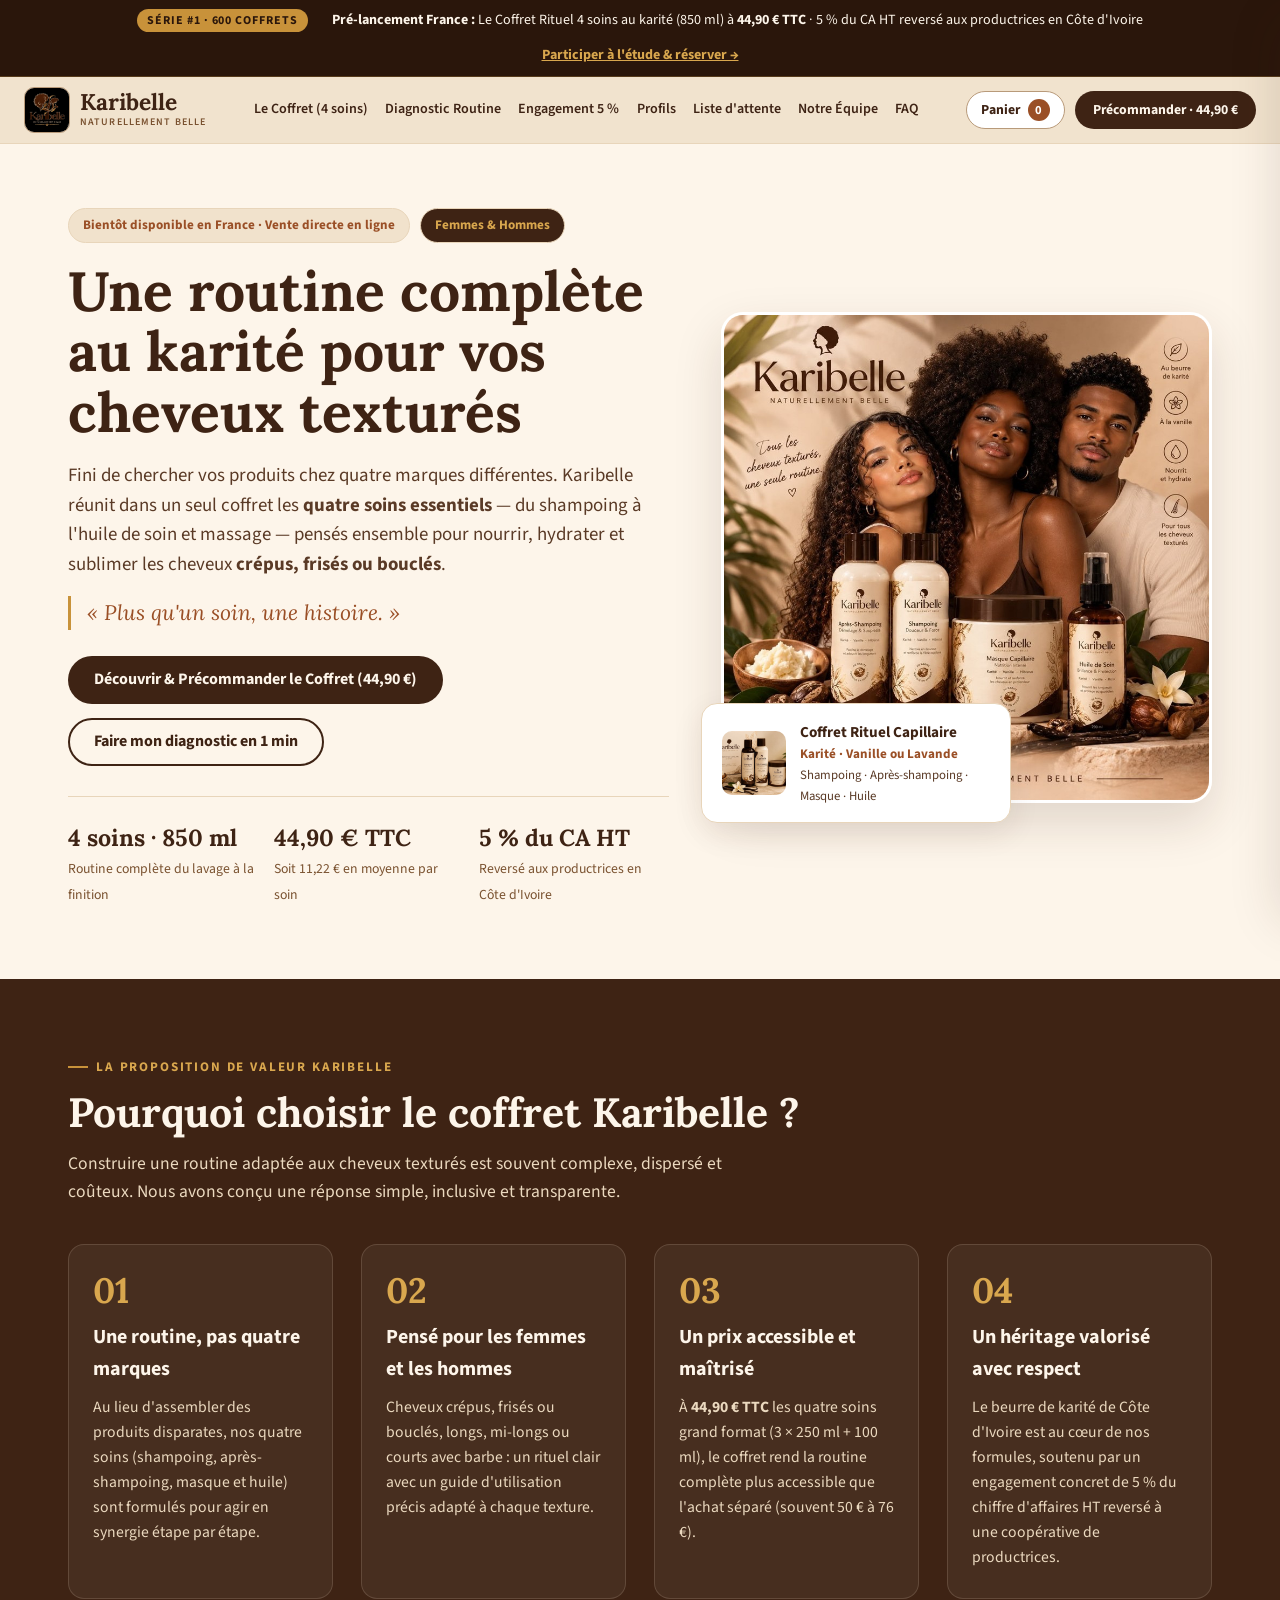
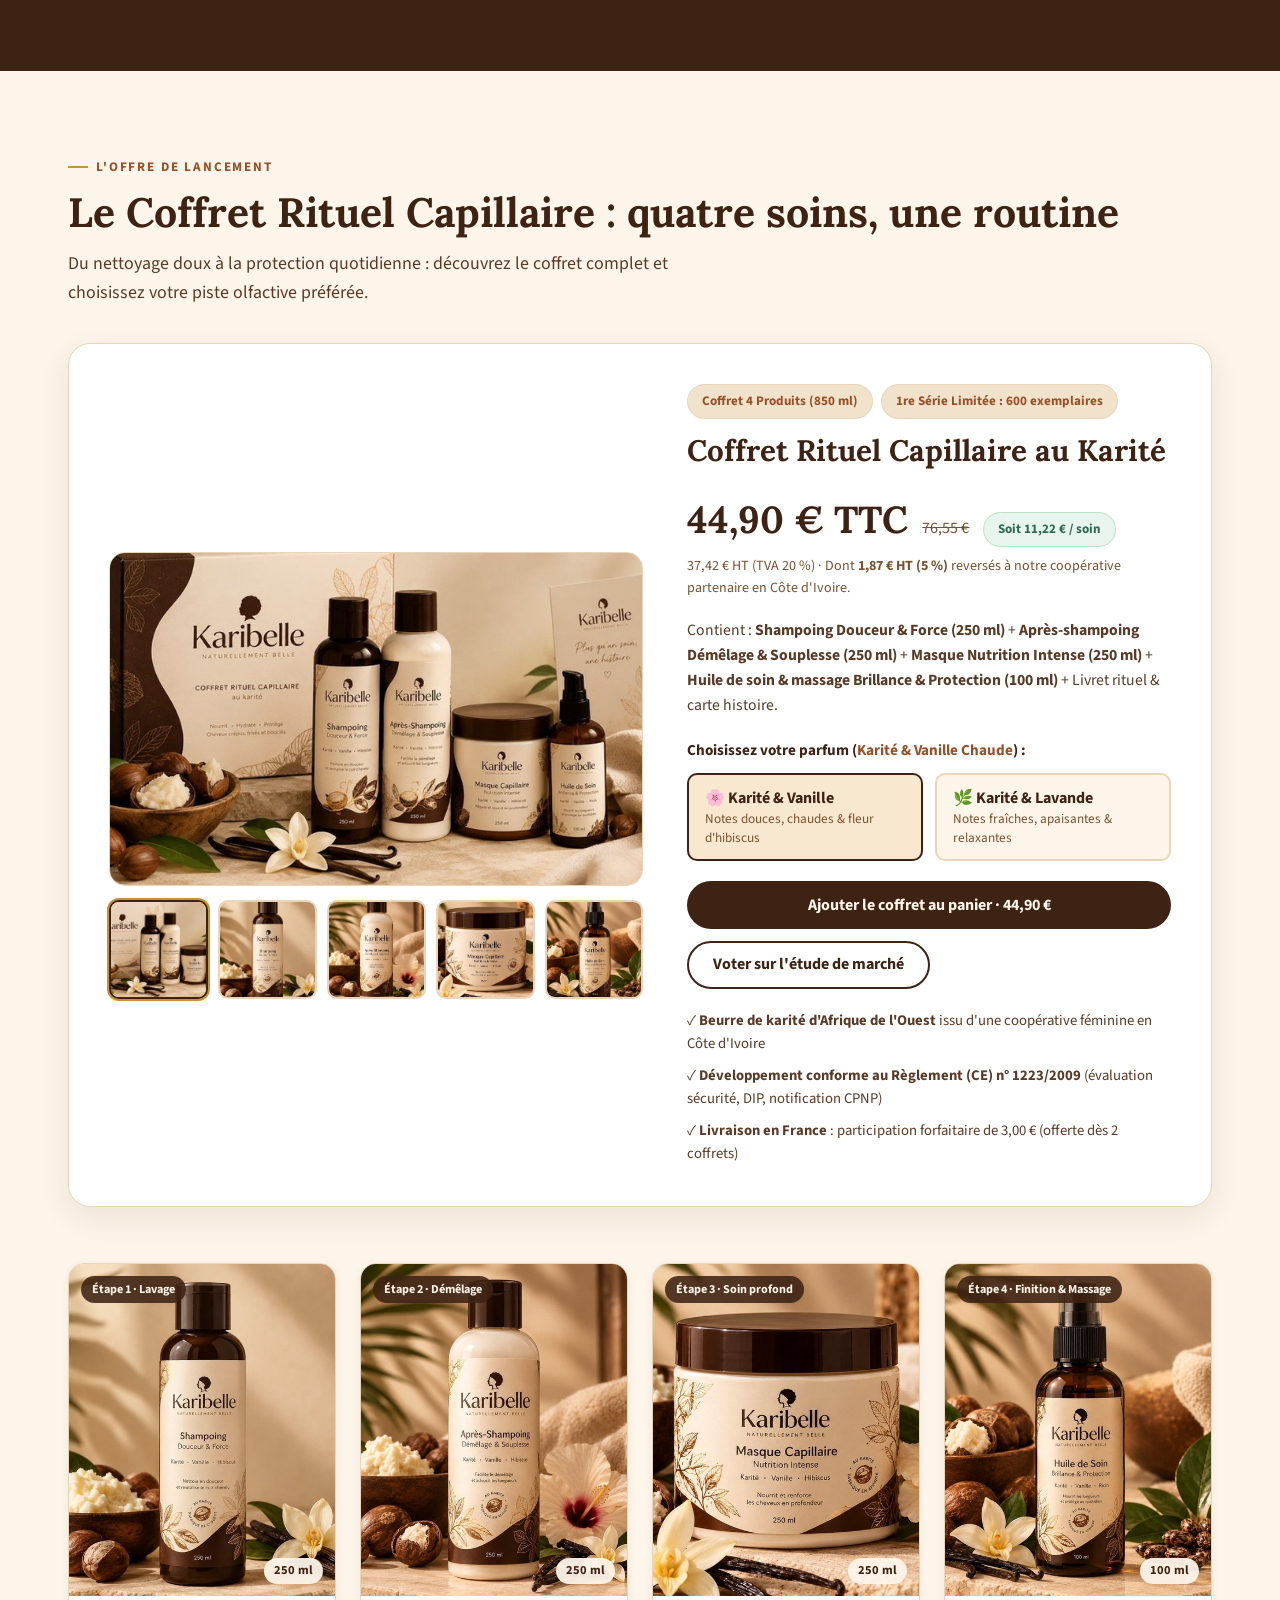
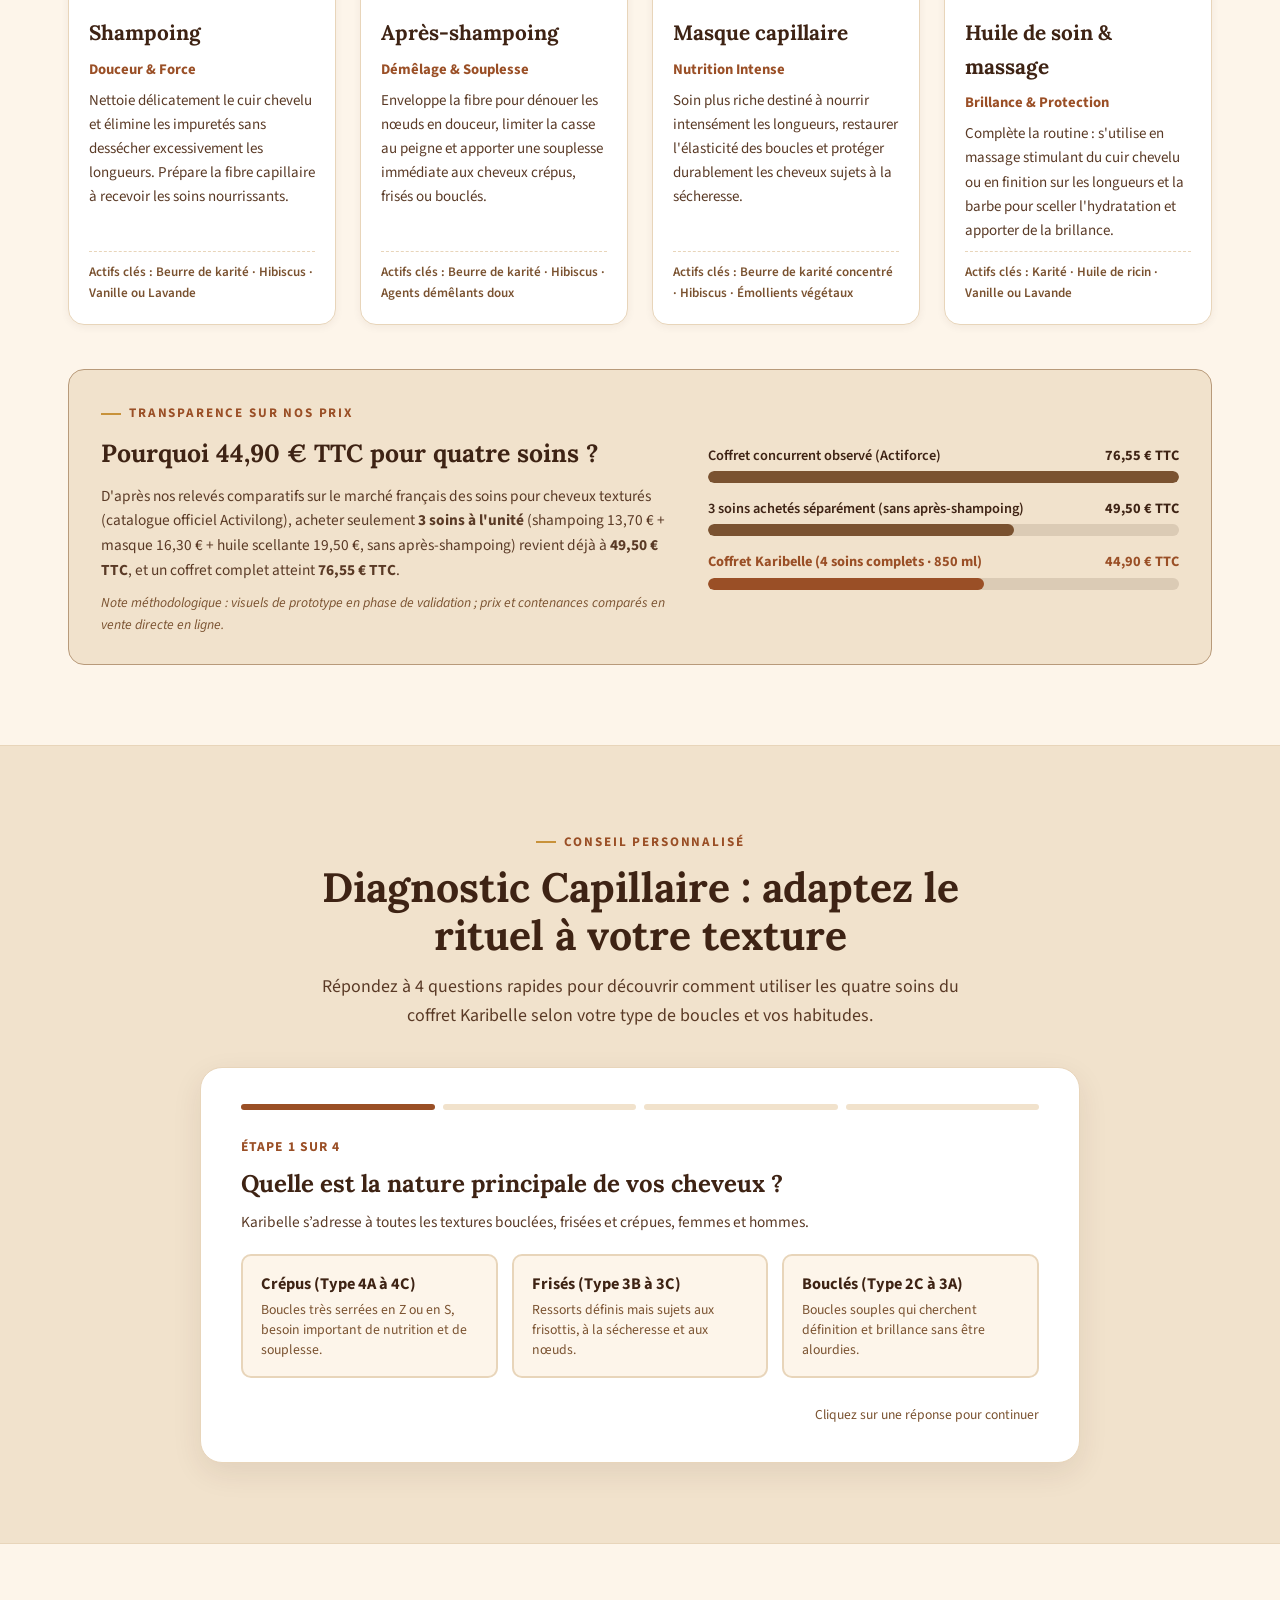
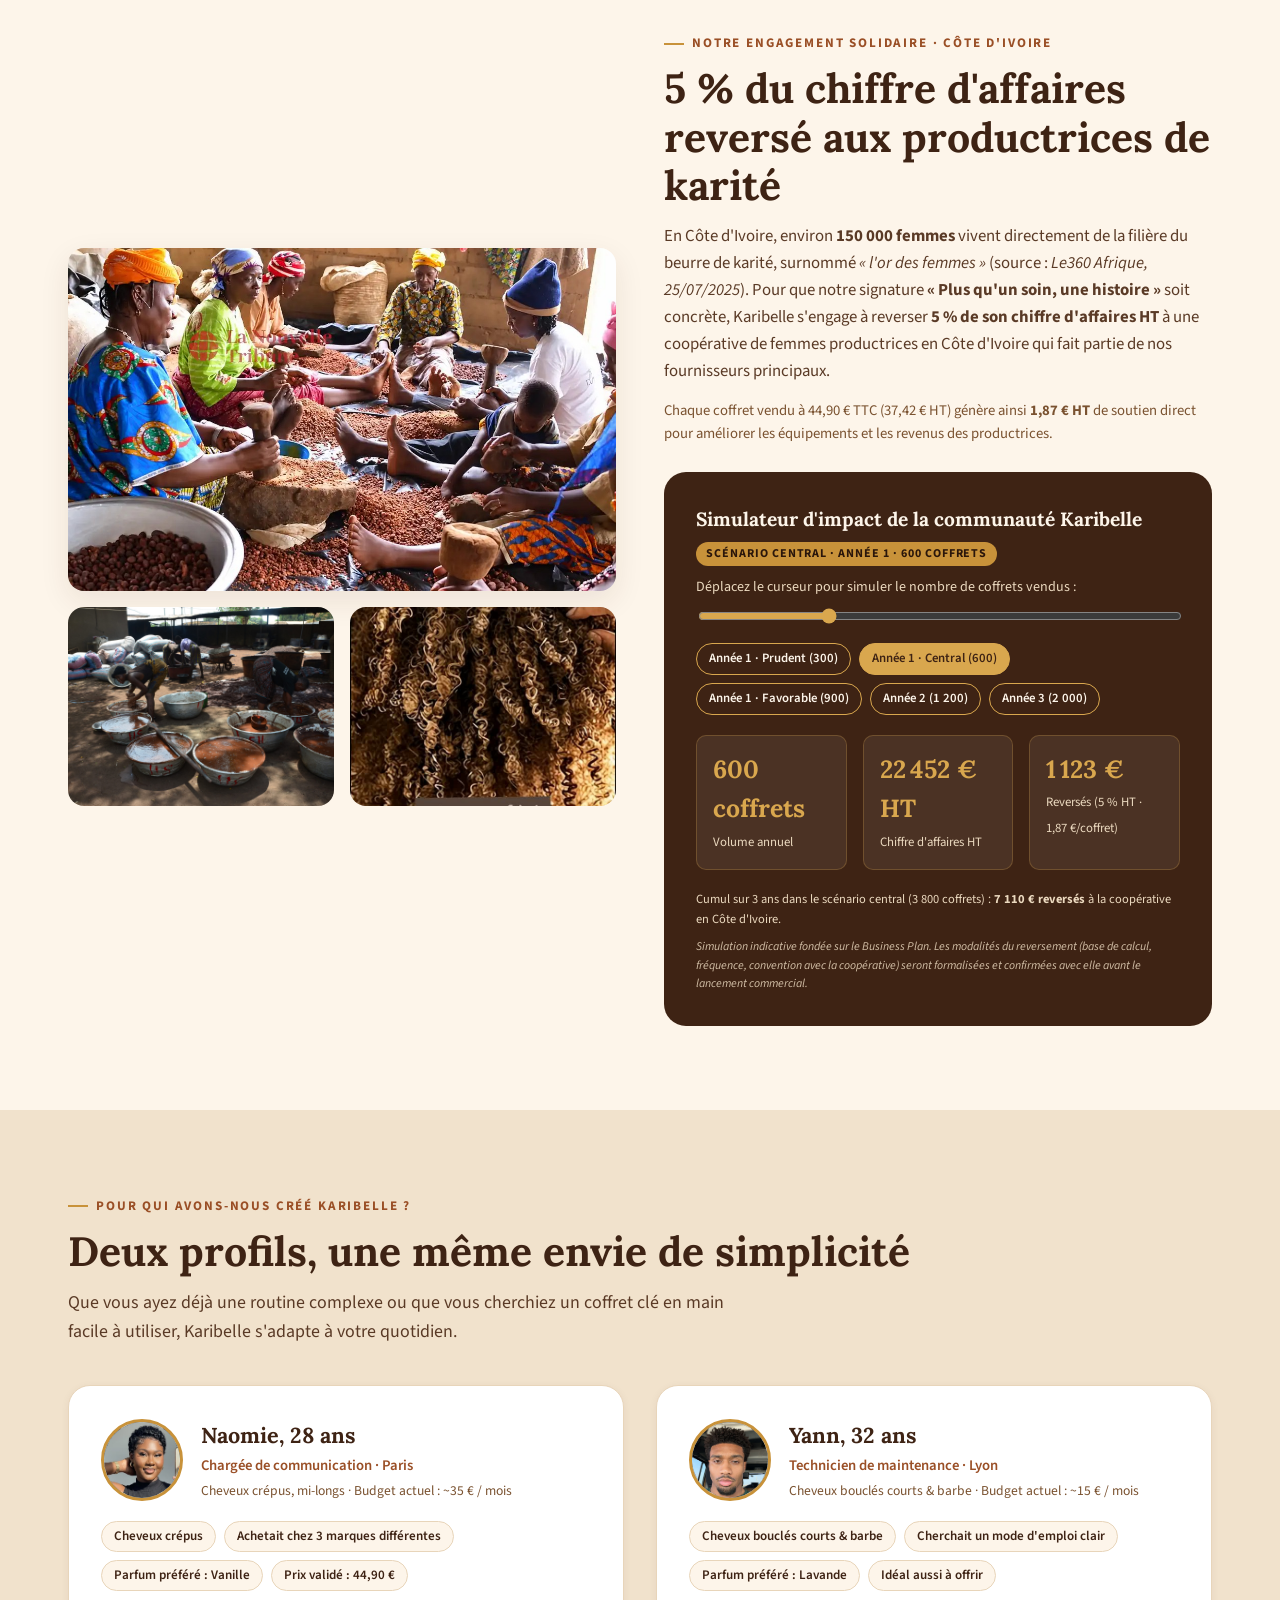
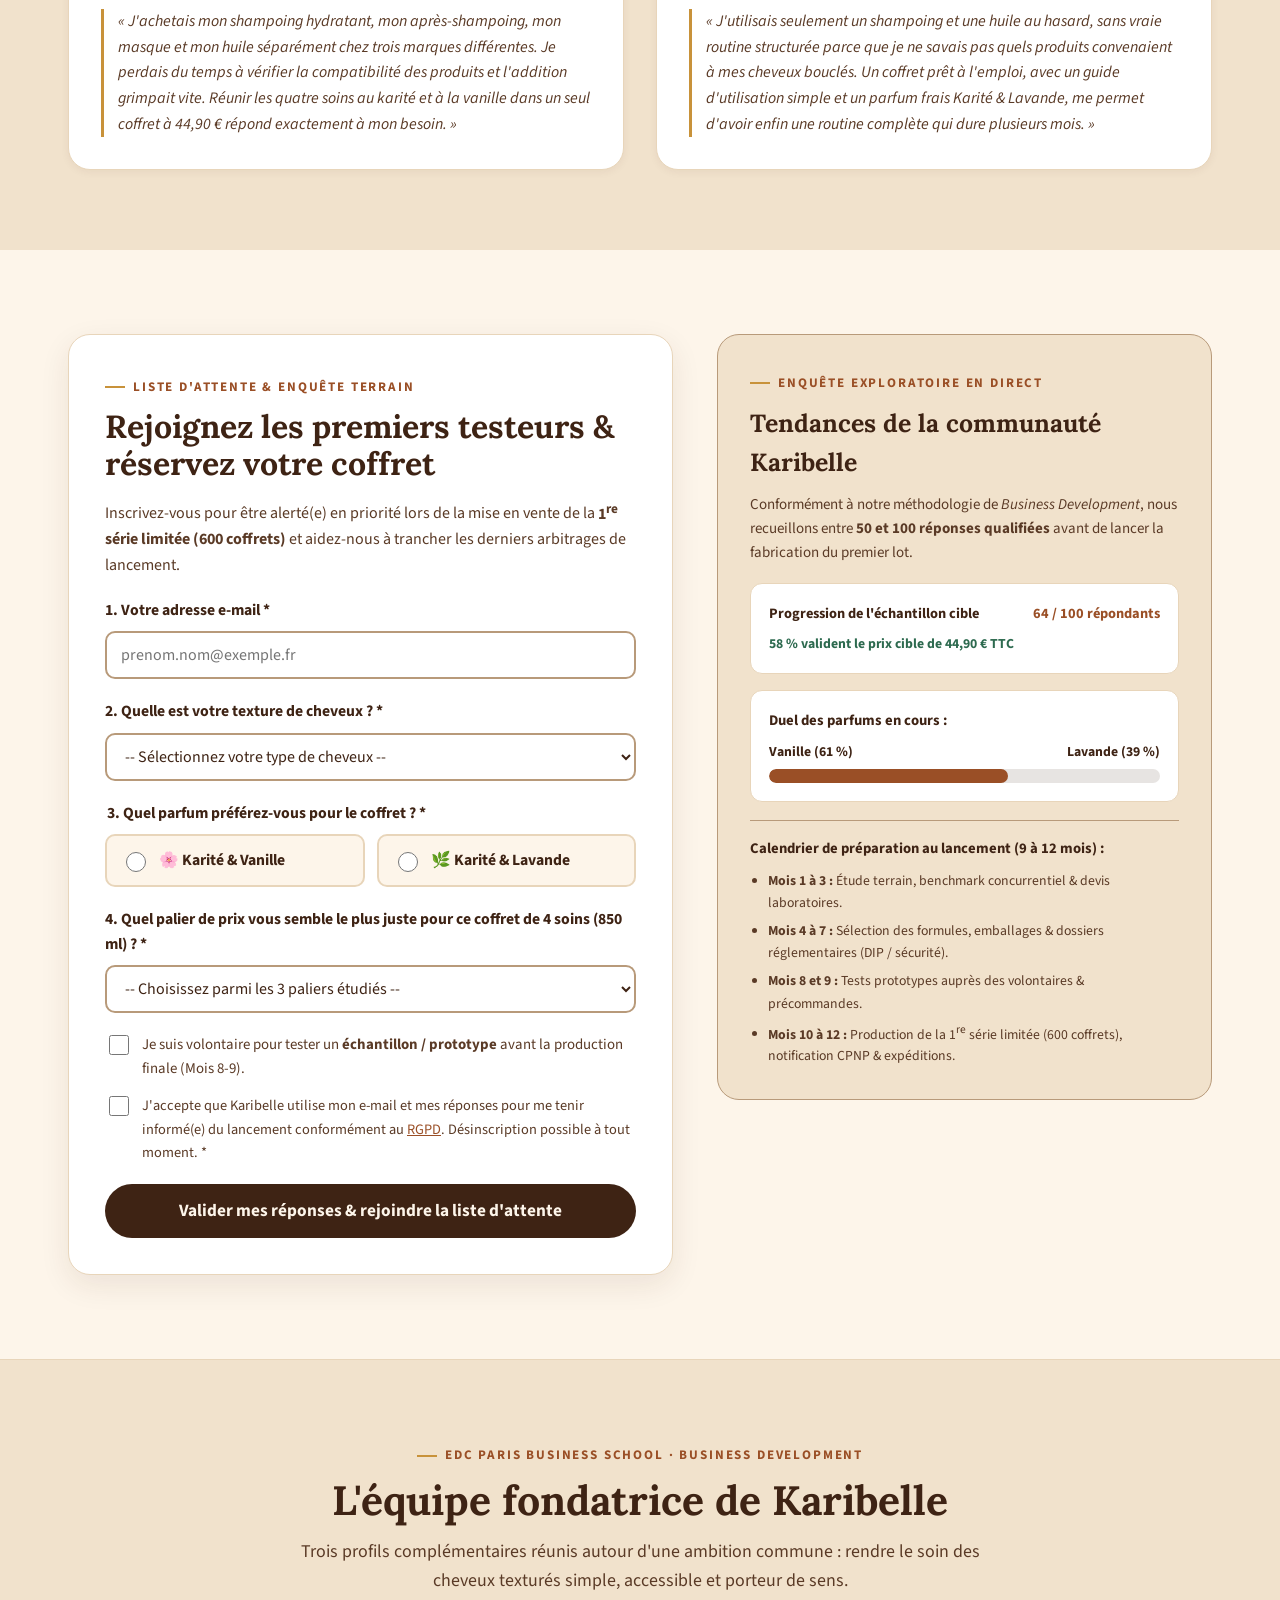
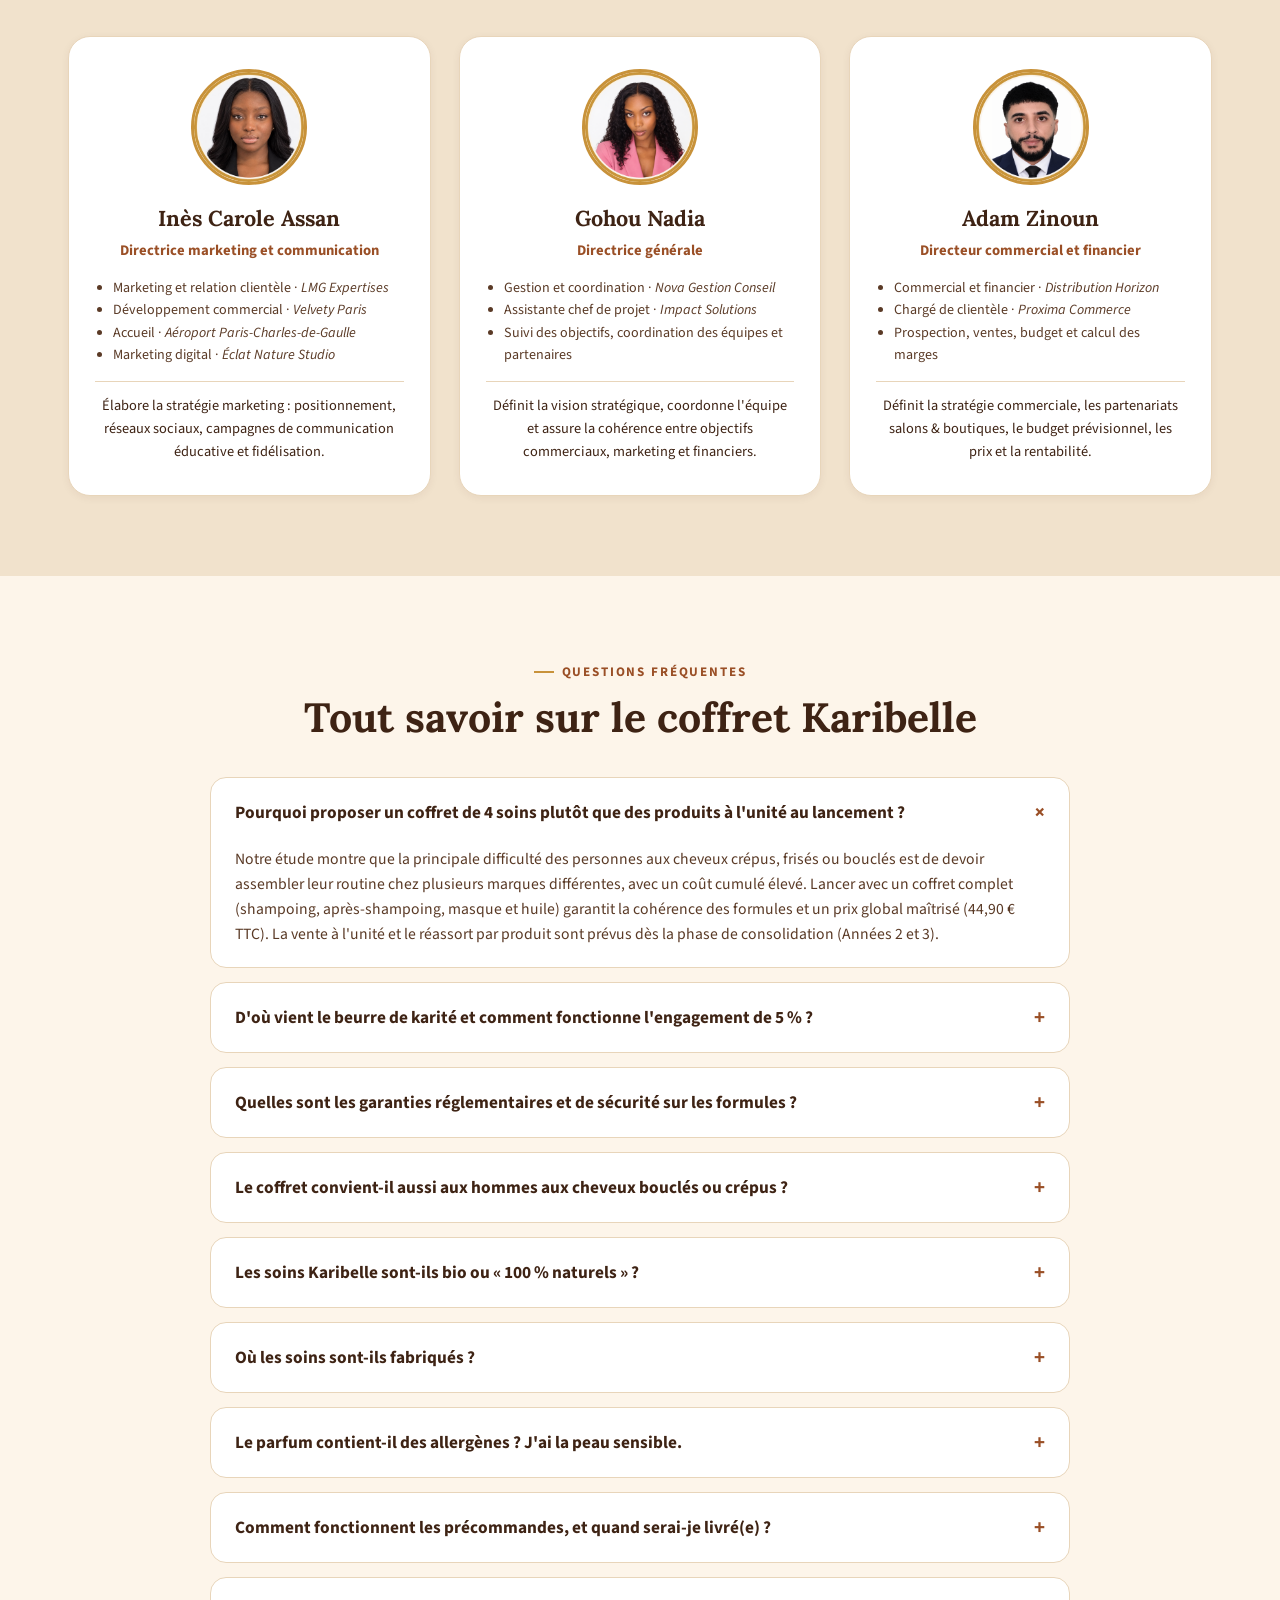
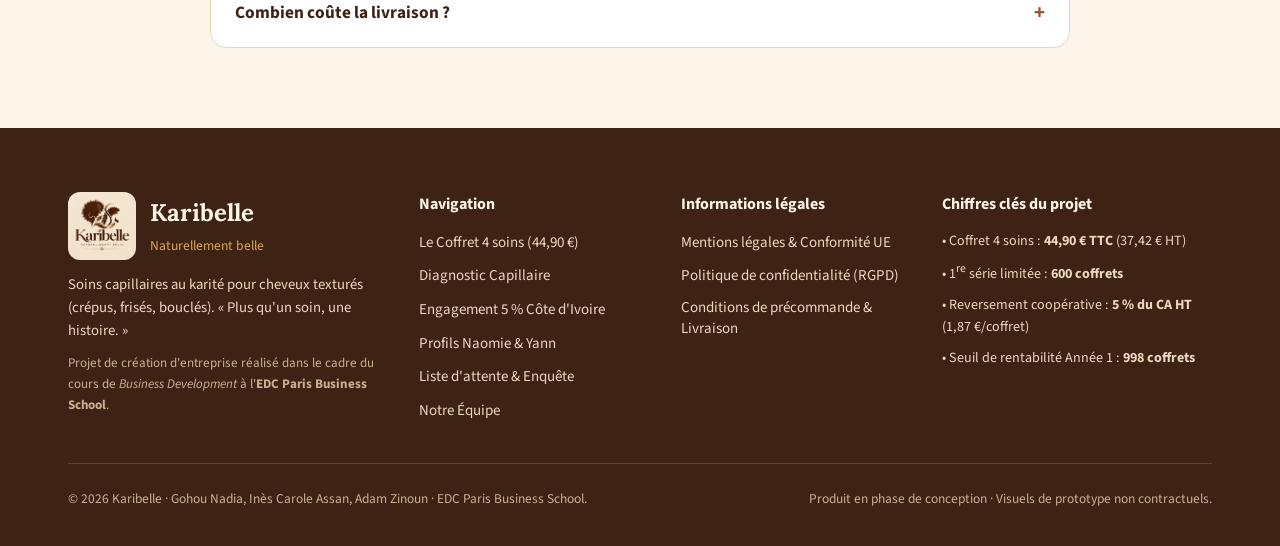
<file: index.html>
<!DOCTYPE html>
<html lang="fr">
<head>
  <meta charset="utf-8">
  <meta name="viewport" content="width=device-width, initial-scale=1.0">
  <title>Karibelle — Naturellement belle | Coffret de 4 soins capillaires au karité</title>
  <meta name="description" content="Karibelle propose une routine complète de quatre soins au beurre de karité d'Afrique de l'Ouest pour cheveux crépus, frisés ou bouclés, femmes et hommes. 5 % du CA reversé aux productrices en Côte d'Ivoire.">
  <link rel="preconnect" href="https://fonts.googleapis.com">
  <link rel="preconnect" href="https://fonts.gstatic.com" crossorigin>
  <link rel="stylesheet" href="https://fonts.googleapis.com/css2?family=Lora:ital,wght@0,500;0,600;0,700;1,500&family=Source+Sans+3:wght@400;600;700&display=swap">
  <link rel="stylesheet" href="css/styles.css">
</head>
<body>

  <!-- ========================================================================
       [AGENT: ANTIGRAVITY] — Bandeau d'annonce & Header Navigation
       ======================================================================== -->
  <div class="announcement-bar" role="region" aria-label="Annonce de lancement">
    <div class="announcement-bar__inner">
      <span class="announcement-badge">Série #1 · 600 Coffrets</span>
      <span><strong>Pré-lancement France :</strong> Le Coffret Rituel 4 soins au karité (850 ml) à <strong>44,90 € TTC</strong> · 5 % du CA HT reversé aux productrices en Côte d'Ivoire</span>
      <a href="#liste" style="color:#D9A74E;font-weight:700;text-decoration:underline">Participer à l'étude &amp; réserver →</a>
    </div>
  </div>

  <header class="site-header">
    <div class="site-header__inner">
      <a href="#" class="brand-logo" aria-label="Karibelle - Accueil">
        <img src="assets/logo-karibelle.png" alt="Logo Karibelle - Naturellement belle" class="brand-logo__img">
        <div class="brand-logo__text">
          <span class="brand-logo__name">Karibelle</span>
          <span class="brand-logo__tagline">Naturellement belle</span>
        </div>
      </a>

      <nav class="main-nav" aria-label="Navigation principale">
        <a href="#coffret" class="main-nav__link">Le Coffret (4 soins)</a>
        <a href="#diagnostic" class="main-nav__link">Diagnostic Routine</a>
        <a href="#engagement" class="main-nav__link">Engagement 5 %</a>
        <a href="#temoignages" class="main-nav__link">Profils</a>
        <a href="#liste" class="main-nav__link">Liste d'attente</a>
        <a href="#equipe" class="main-nav__link">Notre Équipe</a>
        <a href="#faq" class="main-nav__link">FAQ</a>
      </nav>

      <div class="header-actions">
        <button type="button" id="open-cart-btn" class="cart-trigger-btn" aria-label="Ouvrir le panier de précommande">
          <span>Panier</span>
          <span id="cart-count-badge" class="cart-count-badge">0</span>
        </button>
        <a href="#coffret" class="btn btn--primary btn--sm">Précommander · 44,90 €</a>
      </div>
    </div>
  </header>

  <main>
    <!-- ======================================================================
         [AGENT: ANTIGRAVITY] — Hero Section
         ====================================================================== -->
    <section class="hero">
      <div class="container">
        <div class="hero__grid">
          <div>
            <div class="hero__badges">
              <span class="pill-badge">Bientôt disponible en France · Vente directe en ligne</span>
              <span class="pill-badge pill-badge--solid">Femmes &amp; Hommes</span>
            </div>
            <h1 class="hero__title">Une routine complète au karité pour vos cheveux texturés</h1>
            <p class="hero__lead">
              Fini de chercher vos produits chez quatre marques différentes. Karibelle réunit dans un seul coffret les
              <strong>quatre soins essentiels</strong> — du shampoing à l'huile de soin et massage — pensés ensemble pour nourrir,
              hydrater et sublimer les cheveux <strong>crépus, frisés ou bouclés</strong>.
            </p>
            <blockquote class="hero__quote">
              « Plus qu'un soin, une histoire. »
            </blockquote>
            <div class="hero__cta-group">
              <a href="#coffret" class="btn btn--primary">Découvrir &amp; Précommander le Coffret (44,90 €)</a>
              <a href="#diagnostic" class="btn btn--outline">Faire mon diagnostic en 1 min</a>
            </div>
            <div class="hero__highlights">
              <div>
                <span class="hero__stat-val">4 soins · 850 ml</span>
                <span class="hero__stat-label">Routine complète du lavage à la finition</span>
              </div>
              <div>
                <span class="hero__stat-val">44,90 € TTC</span>
                <span class="hero__stat-label">Soit 11,22 € en moyenne par soin</span>
              </div>
              <div>
                <span class="hero__stat-val">5 % du CA HT</span>
                <span class="hero__stat-label">Reversé aux productrices en Côte d'Ivoire</span>
              </div>
            </div>
          </div>

          <div class="hero__visual">
            <img src="assets/hero-karibelle.jpg" alt="Trois personnes aux cheveux texturés devant les quatre soins du coffret Karibelle" class="hero__main-img">
            <div class="hero__floating-card">
              <img src="assets/coffret-complet.jpg" alt="Coffret Rituel Capillaire Karibelle">
              <div>
                <strong style="display:block;font-size:0.95rem;color:#3E2314">Coffret Rituel Capillaire</strong>
                <span style="display:block;font-size:0.82rem;color:#9A4F26;font-weight:700">Karité · Vanille ou Lavande</span>
                <span style="display:block;font-size:0.8rem;color:#5A3A26">Shampoing · Après-shampoing · Masque · Huile</span>
              </div>
            </div>
          </div>
        </div>
      </div>
    </section>

    <!-- ======================================================================
         [AGENT: ANTIGRAVITY] — Pourquoi Karibelle (4 Piliers de Valeur)
         ====================================================================== -->
    <section class="pillars-section" aria-labelledby="pillars-heading">
      <div class="container">
        <span class="section-tag">La proposition de valeur Karibelle</span>
        <h2 id="pillars-heading" class="section-title">Pourquoi choisir le coffret Karibelle ?</h2>
        <p style="margin:0;color:#EBD9BF;font-size:1.1rem;max-width:700px">
          Construire une routine adaptée aux cheveux texturés est souvent complexe, dispersé et coûteux. Nous avons conçu une réponse simple, inclusive et transparente.
        </p>

        <div class="pillars-grid">
          <article class="pillar-card">
            <span class="pillar-card__num">01</span>
            <h3 class="pillar-card__title">Une routine, pas quatre marques</h3>
            <p class="pillar-card__text">
              Au lieu d'assembler des produits disparates, nos quatre soins (shampoing, après-shampoing, masque et huile) sont formulés pour agir en synergie étape par étape.
            </p>
          </article>

          <article class="pillar-card">
            <span class="pillar-card__num">02</span>
            <h3 class="pillar-card__title">Pensé pour les femmes et les hommes</h3>
            <p class="pillar-card__text">
              Cheveux crépus, frisés ou bouclés, longs, mi-longs ou courts avec barbe : un rituel clair avec un guide d'utilisation précis adapté à chaque texture.
            </p>
          </article>

          <article class="pillar-card">
            <span class="pillar-card__num">03</span>
            <h3 class="pillar-card__title">Un prix accessible et maîtrisé</h3>
            <p class="pillar-card__text">
              À <strong>44,90 € TTC</strong> les quatre soins grand format (3 × 250 ml + 100 ml), le coffret rend la routine complète plus accessible que l'achat séparé (souvent 50 € à 76 €).
            </p>
          </article>

          <article class="pillar-card">
            <span class="pillar-card__num">04</span>
            <h3 class="pillar-card__title">Un héritage valorisé avec respect</h3>
            <p class="pillar-card__text">
              Le beurre de karité de Côte d'Ivoire est au cœur de nos formules, soutenu par un engagement concret de 5 % du chiffre d'affaires HT reversé à une coopérative de productrices.
            </p>
          </article>
        </div>
      </div>
    </section>

    <!-- ======================================================================
         [AGENT: ANTIGRAVITY] — Section E-Commerce : Le Coffret & Les 4 Soins
         ====================================================================== -->
    <section id="coffret" class="coffret-showcase" aria-labelledby="coffret-heading">
      <div class="container">
        <div style="margin-bottom:36px">
          <span class="section-tag">L'offre de lancement</span>
          <h2 id="coffret-heading" class="section-title">Le Coffret Rituel Capillaire : quatre soins, une routine</h2>
          <p class="section-subtitle">
            Du nettoyage doux à la protection quotidienne : découvrez le coffret complet et choisissez votre piste olfactive préférée.
          </p>
        </div>

        <!-- Fiche d'achat interactive du Coffret -->
        <div class="coffret-hero-box">
          <div>
            <img id="coffret-main-image" src="assets/coffret-complet.jpg" alt="Coffret Rituel Capillaire Karibelle ouvert avec les 4 soins au karité" class="coffret-gallery__main">
            <div class="coffret-gallery__thumbs" aria-label="Galerie photos du coffret et des 4 soins">
              <button type="button" class="gallery-thumb is-active" data-full-src="assets/coffret-complet.jpg" data-full-alt="Coffret Rituel Capillaire Karibelle complet">
                <img src="assets/coffret-complet.jpg" alt="Miniature coffret complet">
              </button>
              <button type="button" class="gallery-thumb" data-full-src="assets/produit-shampoing.jpg" data-full-alt="1. Shampoing Douceur et Force 250 ml">
                <img src="assets/produit-shampoing.jpg" alt="Miniature Shampoing">
              </button>
              <button type="button" class="gallery-thumb" data-full-src="assets/produit-apres-shampoing.jpg" data-full-alt="2. Après-shampoing Démêlage et Souplesse 250 ml">
                <img src="assets/produit-apres-shampoing.jpg" alt="Miniature Après-shampoing">
              </button>
              <button type="button" class="gallery-thumb" data-full-src="assets/produit-masque.jpg" data-full-alt="3. Masque Capillaire Nutrition Intense 250 ml">
                <img src="assets/produit-masque.jpg" alt="Miniature Masque">
              </button>
              <button type="button" class="gallery-thumb" data-full-src="assets/produit-huile.jpg" data-full-alt="4. Huile de Soin et Massage Brillance et Protection 100 ml">
                <img src="assets/produit-huile.jpg" alt="Miniature Huile de soin">
              </button>
            </div>
          </div>

          <div class="coffret-buy-panel">
            <div style="display:flex;flex-wrap:wrap;gap:8px;margin-bottom:8px">
              <span class="pill-badge">Coffret 4 Produits (850 ml)</span>
              <span class="pill-badge">1re Série Limitée : 600 exemplaires</span>
            </div>
            <h3 style="margin:0;font-family:var(--font-serif);font-size:1.85rem;color:var(--cacao-dark)">
              Coffret Rituel Capillaire au Karité
            </h3>
            <div class="coffret-buy-panel__price-row">
              <span class="price-current">44,90 € TTC</span>
              <span class="price-compare" title="Prix moyen observé chez la concurrence pour un coffret équivalent">76,55 €</span>
              <span class="pill-badge" style="background:#E8F5EE;color:#2D6A4F;border-color:#B7E4C7">Soit 11,22 € / soin</span>
            </div>
            <div class="price-ht-note">
              37,42 € HT (TVA 20 %) · Dont <strong>1,87 € HT (5 %)</strong> reversés à notre coopérative partenaire en Côte d'Ivoire.
            </div>

            <p style="margin:0 0 14px;color:var(--cacao-medium);font-size:0.98rem">
              Contient : <strong>Shampoing Douceur &amp; Force (250 ml)</strong> + <strong>Après-shampoing Démêlage &amp; Souplesse (250 ml)</strong> +
              <strong>Masque Nutrition Intense (250 ml)</strong> + <strong>Huile de soin &amp; massage Brillance &amp; Protection (100 ml)</strong> + Livret rituel &amp; carte histoire.
            </p>

            <div class="scent-selector">
              <span class="scent-selector__label">
                Choisissez votre parfum (<span id="selected-scent-display" style="color:var(--terracotta)">Karité &amp; Vanille Chaude</span>) :
              </span>
              <div class="scent-options">
                <button type="button" class="scent-option-btn is-selected" data-scent="vanille" aria-pressed="true">
                  <span class="scent-option-btn__title">🌸 Karité &amp; Vanille</span>
                  <span class="scent-option-btn__sub">Notes douces, chaudes &amp; fleur d'hibiscus</span>
                </button>
                <button type="button" class="scent-option-btn" data-scent="lavande" aria-pressed="false">
                  <span class="scent-option-btn__title">🌿 Karité &amp; Lavande</span>
                  <span class="scent-option-btn__sub">Notes fraîches, apaisantes &amp; relaxantes</span>
                </button>
              </div>
            </div>

            <div style="display:flex;flex-wrap:wrap;gap:12px;margin-top:20px">
              <button type="button" id="add-coffret-btn" class="btn btn--primary" style="flex:1;min-width:240px">
                Ajouter le coffret au panier · 44,90 €
              </button>
              <a href="#liste" class="btn btn--outline">Voter sur l'étude de marché</a>
            </div>

            <ul class="coffret-guarantees">
              <li>✓ <strong>Beurre de karité d'Afrique de l'Ouest</strong> issu d'une coopérative féminine en Côte d'Ivoire</li>
              <li>✓ <strong>Développement conforme au Règlement (CE) n° 1223/2009</strong> (évaluation sécurité, DIP, notification CPNP)</li>
              <li>✓ <strong>Livraison en France</strong> : participation forfaitaire de 3,00 € (offerte dès 2 coffrets)</li>
            </ul>
          </div>
        </div>

        <!-- Les 4 soins détaillés -->
        <div class="products-grid">
          <article class="product-card">
            <div class="product-card__img-wrap">
              <span class="product-card__step-badge">Étape 1 · Lavage</span>
              <img src="assets/produit-shampoing.jpg" alt="Shampoing Douceur et Force Karibelle, 250 ml">
              <span class="product-card__volume">250 ml</span>
            </div>
            <div class="product-card__body">
              <h3 class="product-card__title">Shampoing</h3>
              <span class="product-card__subtitle">Douceur &amp; Force</span>
              <p class="product-card__desc">
                Nettoie délicatement le cuir chevelu et élimine les impuretés sans dessécher excessivement les longueurs. Prépare la fibre capillaire à recevoir les soins nourrissants.
              </p>
              <div class="product-card__actives">
                Actifs clés : Beurre de karité · Hibiscus · Vanille ou Lavande
              </div>
            </div>
          </article>

          <article class="product-card">
            <div class="product-card__img-wrap">
              <span class="product-card__step-badge">Étape 2 · Démêlage</span>
              <img src="assets/produit-apres-shampoing.jpg" alt="Après-shampoing Démêlage et Souplesse Karibelle, 250 ml">
              <span class="product-card__volume">250 ml</span>
            </div>
            <div class="product-card__body">
              <h3 class="product-card__title">Après-shampoing</h3>
              <span class="product-card__subtitle">Démêlage &amp; Souplesse</span>
              <p class="product-card__desc">
                Enveloppe la fibre pour dénouer les nœuds en douceur, limiter la casse au peigne et apporter une souplesse immédiate aux cheveux crépus, frisés ou bouclés.
              </p>
              <div class="product-card__actives">
                Actifs clés : Beurre de karité · Hibiscus · Agents démêlants doux
              </div>
            </div>
          </article>

          <article class="product-card">
            <div class="product-card__img-wrap">
              <span class="product-card__step-badge">Étape 3 · Soin profond</span>
              <img src="assets/produit-masque.jpg" alt="Masque Capillaire Nutrition Intense Karibelle, 250 ml">
              <span class="product-card__volume">250 ml</span>
            </div>
            <div class="product-card__body">
              <h3 class="product-card__title">Masque capillaire</h3>
              <span class="product-card__subtitle">Nutrition Intense</span>
              <p class="product-card__desc">
                Soin plus riche destiné à nourrir intensément les longueurs, restaurer l'élasticité des boucles et protéger durablement les cheveux sujets à la sécheresse.
              </p>
              <div class="product-card__actives">
                Actifs clés : Beurre de karité concentré · Hibiscus · Émollients végétaux
              </div>
            </div>
          </article>

          <article class="product-card">
            <div class="product-card__img-wrap">
              <span class="product-card__step-badge">Étape 4 · Finition &amp; Massage</span>
              <img src="assets/produit-huile.jpg" alt="Huile de soin et massage Brillance et Protection Karibelle, 100 ml">
              <span class="product-card__volume">100 ml</span>
            </div>
            <div class="product-card__body">
              <h3 class="product-card__title">Huile de soin &amp; massage</h3>
              <span class="product-card__subtitle">Brillance &amp; Protection</span>
              <p class="product-card__desc">
                Complète la routine : s'utilise en massage stimulant du cuir chevelu ou en finition sur les longueurs et la barbe pour sceller l'hydratation et apporter de la brillance.
              </p>
              <div class="product-card__actives">
                Actifs clés : Karité · Huile de ricin · Vanille ou Lavande
              </div>
            </div>
          </article>
        </div>

        <!-- Comparateur de prix transparent (Section 2.4 du Business Plan) -->
        <div class="benchmark-box">
          <div>
            <span class="section-tag">Transparence sur nos prix</span>
            <h3 style="margin:0 0 10px;font-family:var(--font-serif);font-size:1.55rem;color:var(--cacao-dark)">
              Pourquoi 44,90 € TTC pour quatre soins ?
            </h3>
            <p style="margin:0 0 10px;color:var(--cacao-medium);font-size:0.96rem">
              D'après nos relevés comparatifs sur le marché français des soins pour cheveux texturés (catalogue officiel Activilong),
              acheter seulement <strong>3 soins à l'unité</strong> (shampoing 13,70 € + masque 16,30 € + huile scellante 19,50 €, sans après-shampoing) revient déjà à <strong>49,50 € TTC</strong>, et un coffret complet atteint <strong>76,55 € TTC</strong>.
            </p>
            <p style="margin:0;color:var(--cacao-muted);font-size:0.86rem">
              <em>Note méthodologique : visuels de prototype en phase de validation ; prix et contenances comparés en vente directe en ligne.</em>
            </p>
          </div>

          <div class="benchmark-bars" aria-label="Comparaison des prix relevés en euros TTC">
            <div class="benchmark-bar-item">
              <div class="benchmark-bar-header">
                <span>Coffret concurrent observé (Actiforce)</span>
                <strong>76,55 € TTC</strong>
              </div>
              <div class="benchmark-track">
                <div class="benchmark-fill" style="width:100%"></div>
              </div>
            </div>

            <div class="benchmark-bar-item">
              <div class="benchmark-bar-header">
                <span>3 soins achetés séparément (sans après-shampoing)</span>
                <strong>49,50 € TTC</strong>
              </div>
              <div class="benchmark-track">
                <div class="benchmark-fill" style="width:65%"></div>
              </div>
            </div>

            <div class="benchmark-bar-item">
              <div class="benchmark-bar-header" style="color:var(--terracotta)">
                <span><strong>Coffret Karibelle (4 soins complets · 850 ml)</strong></span>
                <strong>44,90 € TTC</strong>
              </div>
              <div class="benchmark-track">
                <div class="benchmark-fill benchmark-fill--karibelle" style="width:58.6%"></div>
              </div>
            </div>
          </div>
        </div>
      </div>
    </section>

    <!-- ======================================================================
         [AGENT: CLAUDE] — Section Diagnostic Capillaire Interactif
         ====================================================================== -->
    <section id="diagnostic" class="diagnostic-section" aria-labelledby="diagnostic-heading">
      <div class="container">
        <div style="text-align:center;max-width:720px;margin:0 auto">
          <span class="section-tag">Conseil personnalisé</span>
          <h2 id="diagnostic-heading" class="section-title">Diagnostic Capillaire : adaptez le rituel à votre texture</h2>
          <p class="section-subtitle" style="margin:0 auto">
            Répondez à 4 questions rapides pour découvrir comment utiliser les quatre soins du coffret Karibelle selon votre type de boucles et vos habitudes.
          </p>
        </div>

        <div id="diagnostic-quiz" class="quiz-card">
          <div id="diagnostic-quiz-progress" class="quiz-progress" aria-hidden="true"></div>
          <div id="diagnostic-quiz-body" aria-live="polite"></div>
        </div>
      </div>
    </section>

    <!-- ======================================================================
         [AGENT: CLAUDE] — Section Engagement 5 % Côte d'Ivoire & Simulateur
         ====================================================================== -->
    <section id="engagement" class="engagement-section" aria-labelledby="engagement-heading">
      <div class="container">
        <div class="engagement-grid">
          <div class="engagement-photos">
            <img src="assets/cooperative-karite-ci.jpg" alt="Productrices de beurre de karité en Côte d'Ivoire travaillant les noix de karité">
            <img src="assets/cooperative-atelier-ci.jpg" alt="Préparation traditionnelle du beurre de karité en coopérative en Côte d'Ivoire">
            <img src="assets/texture-cheveux-crepus.jpg" alt="Cheveux crépus et frisés nourris au beurre de karité">
          </div>

          <div>
            <span class="section-tag">Notre engagement solidaire · Côte d'Ivoire</span>
            <h2 id="engagement-heading" class="section-title">5 % du chiffre d'affaires reversé aux productrices de karité</h2>
            <p style="margin:0 0 14px;color:var(--cacao-medium);font-size:1.05rem">
              En Côte d'Ivoire, environ <strong>150 000 femmes</strong> vivent directement de la filière du beurre de karité, surnommé
              <em>« l'or des femmes »</em> (source : <em>Le360 Afrique, 25/07/2025</em>). Pour que notre signature
              <strong>« Plus qu'un soin, une histoire »</strong> soit concrète, Karibelle s'engage à reverser <strong>5 % de son chiffre d'affaires HT</strong>
              à une coopérative de femmes productrices en Côte d'Ivoire qui fait partie de nos fournisseurs principaux.
            </p>
            <p style="margin:0;color:var(--cacao-muted);font-size:0.92rem">
              Chaque coffret vendu à 44,90 € TTC (37,42 € HT) génère ainsi <strong>1,87 € HT</strong> de soutien direct pour améliorer les équipements et les revenus des productrices.
            </p>

            <!-- Simulateur d'impact transparent (Section 4.2 bis du Business Plan) -->
            <div class="impact-simulator" aria-label="Simulateur d'impact financier pour la coopérative">
              <div style="display:flex;justify-content:space-between;align-items:center;flex-wrap:wrap;gap:8px;margin-bottom:10px">
                <strong style="font-family:var(--font-serif);font-size:1.2rem;color:var(--bg-cream)">
                  Simulateur d'impact de la communauté Karibelle
                </strong>
                <span id="impact-milestone-label" class="announcement-badge">Jalon Scénario Central Année 1 (600 coffrets)</span>
              </div>

              <label for="impact-coffrets-slider" style="display:block;font-size:0.88rem;color:#EBD9BF;margin-bottom:8px">
                Déplacez le curseur pour simuler le nombre de coffrets vendus :
              </label>
              <input
                type="range"
                id="impact-coffrets-slider"
                class="impact-slider-input"
                min="100"
                max="2000"
                step="50"
                value="600"
              >

              <div class="impact-presets" role="group" aria-label="Scénarios du Business Plan">
                <button type="button" data-impact-preset="300" class="impact-preset-btn">Année 1 · Prudent (300)</button>
                <button type="button" data-impact-preset="600" class="impact-preset-btn">Année 1 · Central (600)</button>
                <button type="button" data-impact-preset="900" class="impact-preset-btn">Année 1 · Favorable (900)</button>
                <button type="button" data-impact-preset="1200" class="impact-preset-btn">Année 2 (1 200)</button>
                <button type="button" data-impact-preset="2000" class="impact-preset-btn">Année 3 (2 000)</button>
              </div>

              <div class="impact-kpis">
                <div class="impact-kpi-box">
                  <span id="impact-coffrets-val" class="impact-kpi-box__val">600 coffrets</span>
                  <span class="impact-kpi-box__lbl">Volume annuel</span>
                </div>
                <div class="impact-kpi-box">
                  <span id="impact-ca-val" class="impact-kpi-box__val">22 452 € HT</span>
                  <span class="impact-kpi-box__lbl">Chiffre d'affaires HT</span>
                </div>
                <div class="impact-kpi-box">
                  <span id="impact-reversement-val" class="impact-kpi-box__val">1 123 €</span>
                  <span class="impact-kpi-box__lbl">Reversés (5 % HT · 1,87 €/coffret)</span>
                </div>
              </div>

              <p style="margin:0;font-size:0.78rem;color:#EBD9BF">
                Cumul sur 3 ans dans le scénario central (3 800 coffrets) : <strong>7 110 € reversés</strong> à la coopérative en Côte d'Ivoire.
              </p>
              <p class="impact-caveat">
                Simulation indicative fondée sur le Business Plan. Les modalités du reversement (base de calcul, fréquence, convention avec la coopérative)
                seront formalisées et confirmées avec elle avant le lancement commercial.
              </p>
            </div>
          </div>
        </div>
      </div>
    </section>

    <!-- ======================================================================
         [AGENT: FREEBUFF] — Section Personas & Profils Cibles (BP Section 2.7)
         ====================================================================== -->
    <section id="temoignages" class="personas-section" aria-labelledby="personas-heading">
      <div class="container">
        <span class="section-tag">Pour qui avons-nous créé Karibelle ?</span>
        <h2 id="personas-heading" class="section-title">Deux profils, une même envie de simplicité</h2>
        <p class="section-subtitle">
          Que vous ayez déjà une routine complexe ou que vous cherchiez un coffret clé en main facile à utiliser, Karibelle s'adapte à votre quotidien.
        </p>

        <div class="personas-grid">
          <article class="persona-card">
            <div class="persona-card__header">
              <img src="assets/persona-naomie.png" alt="Portrait de Naomie, 28 ans, Paris" class="persona-card__avatar">
              <div class="persona-card__meta">
                <h3>Naomie, 28 ans</h3>
                <p>Chargée de communication · Paris</p>
                <span style="font-size:0.85rem;color:var(--cacao-muted)">Cheveux crépus, mi-longs · Budget actuel : ~35 € / mois</span>
              </div>
            </div>
            <div class="persona-tags">
              <span class="persona-tag">Cheveux crépus</span>
              <span class="persona-tag">Achetait chez 3 marques différentes</span>
              <span class="persona-tag">Parfum préféré : Vanille</span>
              <span class="persona-tag">Prix validé : 44,90 €</span>
            </div>
            <blockquote style="margin:0;font-style:italic;color:var(--cacao-medium);border-left:3px solid var(--gold-shea);padding-left:14px">
              « J'achetais mon shampoing hydratant, mon après-shampoing, mon masque et mon huile séparément chez trois marques différentes. Je perdais du temps à vérifier la compatibilité des produits et l'addition grimpait vite. Réunir les quatre soins au karité et à la vanille dans un seul coffret à 44,90 € répond exactement à mon besoin. »
            </blockquote>
          </article>

          <article class="persona-card">
            <div class="persona-card__header">
              <img src="assets/persona-yann.png" alt="Portrait de Yann, 32 ans, Lyon" class="persona-card__avatar">
              <div class="persona-card__meta">
                <h3>Yann, 32 ans</h3>
                <p>Technicien de maintenance · Lyon</p>
                <span style="font-size:0.85rem;color:var(--cacao-muted)">Cheveux bouclés courts &amp; barbe · Budget actuel : ~15 € / mois</span>
              </div>
            </div>
            <div class="persona-tags">
              <span class="persona-tag">Cheveux bouclés courts &amp; barbe</span>
              <span class="persona-tag">Cherchait un mode d'emploi clair</span>
              <span class="persona-tag">Parfum préféré : Lavande</span>
              <span class="persona-tag">Idéal aussi à offrir</span>
            </div>
            <blockquote style="margin:0;font-style:italic;color:var(--cacao-medium);border-left:3px solid var(--gold-shea);padding-left:14px">
              « J'utilisais seulement un shampoing et une huile au hasard, sans vraie routine structurée parce que je ne savais pas quels produits convenaient à mes cheveux bouclés. Un coffret prêt à l'emploi, avec un guide d'utilisation simple et un parfum frais Karité &amp; Lavande, me permet d'avoir enfin une routine complète qui dure plusieurs mois. »
            </blockquote>
          </article>
        </div>
      </div>
    </section>

    <!-- ======================================================================
         [AGENT: FREEBUFF] — Section Liste d'attente & Étude de Marché (corrigée)
         ====================================================================== -->
    <section id="liste" class="waitlist-section" aria-labelledby="waitlist-heading">
      <div class="container">
        <div class="waitlist-layout">
          <div class="waitlist-form-card">
            <span class="section-tag">Liste d'attente &amp; Enquête Terrain</span>
            <h2 id="waitlist-heading" class="section-title" style="font-size:2rem">
              Rejoignez les premiers testeurs &amp; réservez votre coffret
            </h2>
            <p style="margin:0 0 20px;color:var(--cacao-medium)">
              Inscrivez-vous pour être alerté(e) en priorité lors de la mise en vente de la <strong>1<sup>re</sup> série limitée (600 coffrets)</strong> et aidez-nous à trancher les derniers arbitrages de lancement.
            </p>

            <div id="preorder-prefill-notice" style="display:none;background:#E8F5EE;border:1px solid #2D6A4F;color:#1B4332;padding:12px 16px;border-radius:10px;margin-bottom:18px;font-size:0.92rem"></div>

            <form id="karibelle-waitlist-form">
              <div class="form-group">
                <label for="email">1. Votre adresse e-mail *</label>
                <input id="email" name="email" type="email" required placeholder="prenom.nom@exemple.fr" class="form-control">
              </div>

              <div class="form-group">
                <label for="texture">2. Quelle est votre texture de cheveux ? *</label>
                <select id="texture" name="texture" required class="form-control">
                  <option value="" disabled selected>-- Sélectionnez votre type de cheveux --</option>
                  <option value="Crépus">Cheveux crépus (Type 4)</option>
                  <option value="Frisés">Cheveux frisés (Type 3B / 3C)</option>
                  <option value="Bouclés">Cheveux bouclés (Type 2C / 3A)</option>
                  <option value="J'achète pour offrir à un proche">J'achète pour offrir à un proche</option>
                </select>
              </div>

              <fieldset class="form-group" style="border:0;padding:0;margin:0 0 20px">
                <legend style="margin-bottom:8px">3. Quel parfum préférez-vous pour le coffret ? *</legend>
                <div class="radio-cards-row">
                  <label class="radio-card-label">
                    <input type="radio" name="parfum" value="vanille" required style="width:20px;height:20px;accent-color:#3E2314">
                    <span>🌸 Karité &amp; Vanille</span>
                  </label>
                  <label class="radio-card-label">
                    <input type="radio" name="parfum" value="lavande" required style="width:20px;height:20px;accent-color:#3E2314">
                    <span>🌿 Karité &amp; Lavande</span>
                  </label>
                </div>
              </fieldset>

              <div class="form-group">
                <label for="prix">4. Quel palier de prix vous semble le plus juste pour ce coffret de 4 soins (850 ml) ? *</label>
                <select id="prix" name="prix" required class="form-control">
                  <option value="" disabled selected>-- Choisissez parmi les 3 paliers étudiés --</option>
                  <option value="39.90">39,90 € TTC (Offre découverte serrée)</option>
                  <option value="44.90">44,90 € TTC (Prix d'équilibre · 11,22 € par soin)</option>
                  <option value="49.90">49,90 € TTC (Soit toujours moins cher que 3 soins concurrents à l'unité)</option>
                </select>
              </div>

              <div class="form-group" style="margin-bottom:14px">
                <label style="display:flex;align-items:flex-start;gap:10px;font-weight:400;font-size:0.93rem;color:var(--cacao-medium);cursor:pointer">
                  <input type="checkbox" name="prototype" style="width:20px;height:20px;margin-top:2px;accent-color:#3E2314;flex-shrink:0">
                  <span>Je suis volontaire pour tester un <strong>échantillon / prototype</strong> avant la production finale (Mois 8-9).</span>
                </label>
              </div>

              <div class="form-group">
                <label style="display:flex;align-items:flex-start;gap:10px;font-weight:400;font-size:0.9rem;color:var(--cacao-medium);cursor:pointer">
                  <input type="checkbox" name="rgpd" required style="width:20px;height:20px;margin-top:2px;accent-color:#3E2314;flex-shrink:0">
                  <span>J'accepte que Karibelle utilise mon e-mail et mes réponses pour me tenir informé(e) du lancement conformément au <button type="button" data-legal-modal="rgpd" style="background:none;border:0;padding:0;color:var(--terracotta);text-decoration:underline;cursor:pointer;font-size:inherit">RGPD</button>. Désinscription possible à tout moment. *</span>
                </label>
              </div>

              <button type="submit" class="btn btn--primary" style="width:100%;min-height:54px;font-size:1.08rem">
                Valider mes réponses &amp; rejoindre la liste d'attente
              </button>
            </form>

            <div id="karibelle-waitlist-success" style="display:none;background:var(--bg-cream);border:2px solid var(--gold-shea);border-radius:16px;padding:28px;text-align:center" role="status">
              <span class="pill-badge pill-badge--solid" style="margin-bottom:12px">✓ Merci pour votre contribution !</span>
              <h3 style="margin:0 0 8px;font-family:var(--font-serif);font-size:1.6rem;color:var(--cacao-dark)">
                Bienvenue dans l'aventure Karibelle
              </h3>
              <p id="waitlist-user-summary" style="margin:0 0 14px;color:var(--cacao-medium);font-weight:600"></p>
              <p style="margin:0;font-size:0.92rem;color:var(--cacao-muted)">
                Vos réponses ont été ajoutées en direct au baromètre de l'enquête terrain ci-contre.
              </p>
            </div>
          </div>

          <!-- Baromètre temps réel de l'enquête terrain (BP Section 2.6) -->
          <aside class="community-pulse-card" aria-label="Résultats en direct de l'enquête terrain">
            <span class="section-tag">Enquête exploratoire en direct</span>
            <h3 style="margin:0 0 10px;font-family:var(--font-serif);font-size:1.55rem;color:var(--cacao-dark)">
              Tendances de la communauté Karibelle
            </h3>
            <p style="margin:0 0 18px;font-size:0.94rem;color:var(--cacao-medium)">
              Conformément à notre méthodologie de <em>Business Development</em>, nous recueillons entre <strong>50 et 100 réponses qualifiées</strong> avant de lancer la fabrication du premier lot.
            </p>

            <div style="background:var(--bg-white);border:1px solid var(--border-soft);border-radius:12px;padding:18px;margin-bottom:16px">
              <div style="display:flex;justify-content:space-between;font-size:0.9rem;font-weight:700;margin-bottom:8px">
                <span>Progression de l'échantillon cible</span>
                <span id="pulse-total-count" style="color:var(--terracotta)">64 / 100 répondants</span>
              </div>
              <p id="pulse-price44-pct" style="margin:6px 0 0;font-size:0.86rem;color:var(--success);font-weight:700">
                58 % valident le prix cible de 44,90 € TTC
              </p>
            </div>

            <div style="background:var(--bg-white);border:1px solid var(--border-soft);border-radius:12px;padding:18px;margin-bottom:18px">
              <strong style="display:block;font-size:0.92rem;margin-bottom:8px">Duel des parfums en cours :</strong>
              <div style="display:flex;justify-content:space-between;font-size:0.86rem;font-weight:700;margin-bottom:6px">
                <span id="pulse-vanille-pct">Vanille (61 %)</span>
                <span id="pulse-lavande-pct">Lavande (39 %)</span>
              </div>
              <div class="benchmark-track" style="height:14px">
                <div id="pulse-vanille-bar" class="benchmark-fill benchmark-fill--karibelle" style="width:61%"></div>
              </div>
            </div>

            <div style="border-top:1px solid var(--border-strong);padding-top:16px">
              <strong style="display:block;font-size:0.92rem;margin-bottom:10px;color:var(--cacao-dark)">
                Calendrier de préparation au lancement (9 à 12 mois) :
              </strong>
              <ul style="margin:0;padding-left:18px;font-size:0.86rem;color:var(--cacao-medium);display:grid;gap:6px">
                <li><strong>Mois 1 à 3 :</strong> Étude terrain, benchmark concurrentiel &amp; devis laboratoires.</li>
                <li><strong>Mois 4 à 7 :</strong> Sélection des formules, emballages &amp; dossiers réglementaires (DIP / sécurité).</li>
                <li><strong>Mois 8 et 9 :</strong> Tests prototypes auprès des volontaires &amp; précommandes.</li>
                <li><strong>Mois 10 à 12 :</strong> Production de la 1<sup>re</sup> série limitée (600 coffrets), notification CPNP &amp; expéditions.</li>
              </ul>
            </div>
          </aside>
        </div>
      </div>
    </section>

    <!-- ======================================================================
         [AGENT: FREEBUFF] — Section Notre Équipe (EDC Paris Business School)
         ====================================================================== -->
    <section id="equipe" class="team-section" aria-labelledby="team-heading">
      <div class="container">
        <div style="text-align:center;max-width:700px;margin:0 auto">
          <span class="section-tag">EDC Paris Business School · Business Development</span>
          <h2 id="team-heading" class="section-title">L'équipe fondatrice de Karibelle</h2>
          <p class="section-subtitle" style="margin:0 auto">
            Trois profils complémentaires réunis autour d'une ambition commune : rendre le soin des cheveux texturés simple, accessible et porteur de sens.
          </p>
        </div>

        <div class="team-grid">
          <article class="team-card">
            <img src="assets/equipe-nadia.png" alt="Portrait d'Inès Carole Assan, Directrice marketing et communication de Karibelle" class="team-card__photo">
            <h3 class="team-card__name">Inès Carole Assan</h3>
            <span class="team-card__role">Directrice marketing et communication</span>
            <ul class="team-card__exp">
              <li>Marketing et relation clientèle · <em>LMG Expertises</em></li>
              <li>Développement commercial · <em>Velvety Paris</em></li>
              <li>Accueil · <em>Aéroport Paris-Charles-de-Gaulle</em></li>
              <li>Marketing digital · <em>Éclat Nature Studio</em></li>
            </ul>
            <p style="margin:0;font-size:0.9rem;color:var(--cacao-dark);border-top:1px solid var(--border-soft);padding-top:12px">
              Élabore la stratégie marketing : positionnement, réseaux sociaux, campagnes de communication éducative et fidélisation.
            </p>
          </article>

          <article class="team-card">
            <img src="assets/equipe-ines.png" alt="Portrait de Gohou Nadia, Directrice générale de Karibelle" class="team-card__photo">
            <h3 class="team-card__name">Gohou Nadia</h3>
            <span class="team-card__role">Directrice générale</span>
            <ul class="team-card__exp">
              <li>Gestion et coordination · <em>Nova Gestion Conseil</em></li>
              <li>Assistante chef de projet · <em>Impact Solutions</em></li>
              <li>Suivi des objectifs, coordination des équipes et partenaires</li>
            </ul>
            <p style="margin:0;font-size:0.9rem;color:var(--cacao-dark);border-top:1px solid var(--border-soft);padding-top:12px">
              Définit la vision stratégique, coordonne l'équipe et assure la cohérence entre objectifs commerciaux, marketing et financiers.
            </p>
          </article>

          <article class="team-card">
            <img src="assets/equipe-adam.png" alt="Portrait d'Adam Zinoun, Directeur commercial et financier de Karibelle" class="team-card__photo">
            <h3 class="team-card__name">Adam Zinoun</h3>
            <span class="team-card__role">Directeur commercial et financier</span>
            <ul class="team-card__exp">
              <li>Commercial et financier · <em>Distribution Horizon</em></li>
              <li>Chargé de clientèle · <em>Proxima Commerce</em></li>
              <li>Prospection, ventes, budget et calcul des marges</li>
            </ul>
            <p style="margin:0;font-size:0.9rem;color:var(--cacao-dark);border-top:1px solid var(--border-soft);padding-top:12px">
              Définit la stratégie commerciale, les partenariats salons &amp; boutiques, le budget prévisionnel, les prix et la rentabilité.
            </p>
          </article>
        </div>
      </div>
    </section>

    <!-- ======================================================================
         [AGENT: CLAUDE] — Section FAQ Réglementaire, Formules & Livraison
         ====================================================================== -->
    <section id="faq" class="faq-section" aria-labelledby="faq-heading">
      <div class="container">
        <div style="text-align:center;max-width:680px;margin:0 auto">
          <span class="section-tag">Questions fréquentes</span>
          <h2 id="faq-heading" class="section-title">Tout savoir sur le coffret Karibelle</h2>
        </div>

        <div class="faq-list">
          <div class="faq-item is-open">
            <button type="button" class="faq-question">
              <span>Pourquoi proposer un coffret de 4 soins plutôt que des produits à l'unité au lancement ?</span>
              <span aria-hidden="true">+</span>
            </button>
            <div class="faq-answer">
              Notre étude montre que la principale difficulté des personnes aux cheveux crépus, frisés ou bouclés est de devoir assembler leur routine chez plusieurs marques différentes, avec un coût cumulé élevé. Lancer avec un coffret complet (shampoing, après-shampoing, masque et huile) garantit la cohérence des formules et un prix global maîtrisé (44,90 € TTC). La vente à l'unité et le réassort par produit sont prévus dès la phase de consolidation (Années 2 et 3).
            </div>
          </div>

          <div class="faq-item">
            <button type="button" class="faq-question">
              <span>D'où vient le beurre de karité et comment fonctionne l'engagement de 5 % ?</span>
              <span aria-hidden="true">+</span>
            </button>
            <div class="faq-answer">
              Notre beurre de karité provient d'Afrique de l'Ouest, en partenariat avec une coopérative de femmes productrices en Côte d'Ivoire. Nous prévoyons de reverser <strong>5 % de notre chiffre d'affaires HT</strong> (soit 1,87 € HT par coffret vendu) à cette coopérative partenaire, selon une convention formalisée avant la mise en vente commerciale.
            </div>
          </div>

          <div class="faq-item">
            <button type="button" class="faq-question">
              <span>Quelles sont les garanties réglementaires et de sécurité sur les formules ?</span>
              <span aria-hidden="true">+</span>
            </button>
            <div class="faq-answer">
              Les quatre soins sont développés avec un laboratoire façonnier dans le strict respect du <strong>Règlement européen (CE) n° 1223/2009</strong> et des Bonnes Pratiques de Fabrication (norme <strong>NF EN ISO 22716</strong>). Avant toute commercialisation, chaque produit fait l'objet d'une évaluation de la sécurité par un expert qualifié, d'un Dossier d'Information Produit (DIP), d'une notification sur le portail européen <strong>CPNP</strong> et d'un étiquetage complet des allergènes de parfum conforme au <strong>Règlement (UE) 2023/1545</strong>.
            </div>
          </div>

          <div class="faq-item">
            <button type="button" class="faq-question">
              <span>Le coffret convient-il aussi aux hommes aux cheveux bouclés ou crépus ?</span>
              <span aria-hidden="true">+</span>
            </button>
            <div class="faq-answer">
              Oui, Karibelle adopte un positionnement unisexe dès sa conception. Comme l'illustre notre profil Yann (cheveux bouclés courts et barbe), le coffret inclut un guide d'utilisation adapté aux cheveux courts comme aux cheveux longs, et l'Huile de soin &amp; massage (100 ml) au karité et ricin s'utilise aussi bien sur le cuir chevelu et les longueurs que pour nourrir la barbe.
            </div>
          </div>

          <div class="faq-item">
            <button type="button" class="faq-question">
              <span>Les soins Karibelle sont-ils bio ou « 100 % naturels » ?</span>
              <span aria-hidden="true">+</span>
            </button>
            <div class="faq-answer">
              Nous ne revendiquons ni « bio », ni « 100 % naturel », ni « sans danger » : ces mentions exigent une certification ou des preuves que nous ne pourrons apporter qu'une fois les formules finalisées, conformément au <strong>Règlement (UE) n° 655/2013</strong> sur la justification des allégations cosmétiques. Ce que nous pouvons affirmer dès aujourd'hui : nos soins sont formulés <strong>au beurre de karité originaire de Côte d'Ivoire (Afrique de l'Ouest)</strong>. La liste complète des ingrédients (INCI) sera publiée sur l'étiquette et sur ce site avant l'ouverture des ventes.
            </div>
          </div>

          <div class="faq-item">
            <button type="button" class="faq-question">
              <span>Où les soins sont-ils fabriqués ?</span>
              <span aria-hidden="true">+</span>
            </button>
            <div class="faq-answer">
              Le karité, ingrédient phare de la gamme, vient de Côte d'Ivoire. La fabrication des quatre soins est confiée à un <strong>laboratoire façonnier</strong>, en cours de sélection, qui devra respecter le <strong>Règlement (CE) n° 1223/2009</strong> et les Bonnes Pratiques de Fabrication <strong>NF EN ISO 22716</strong>. Nous ne présentons donc pas le produit fini comme « fabriqué en Afrique » : le lieu de fabrication réel sera indiqué sur l'emballage dès qu'il sera connu.
            </div>
          </div>

          <div class="faq-item">
            <button type="button" class="faq-question">
              <span>Le parfum contient-il des allergènes ? J'ai la peau sensible.</span>
              <span aria-hidden="true">+</span>
            </button>
            <div class="faq-answer">
              Comme la plupart des compositions parfumées, les pistes <em>Karité &amp; Vanille</em> et <em>Karité &amp; Lavande</em> peuvent contenir des substances allergisantes. Le <strong>Règlement (UE) 2023/1545</strong>, applicable aux produits mis sur le marché à partir du <strong>31 juillet 2026</strong>, élargit la liste des allergènes de parfum à indiquer : ils figureront nommément dans la liste des ingrédients de chaque soin. Si vous avez la peau réactive, faites un test au pli du coude 48 h avant la première utilisation et n'appliquez pas les soins sur un cuir chevelu irrité ou lésé.
            </div>
          </div>

          <div class="faq-item">
            <button type="button" class="faq-question">
              <span>Comment fonctionnent les précommandes, et quand serai-je livré(e) ?</span>
              <span aria-hidden="true">+</span>
            </button>
            <div class="faq-answer">
              La première série est limitée à <strong>600 coffrets</strong>. Les précommandes nous permettent de mesurer la demande réelle et de financer une partie de la production. Aucun coffret ne sera expédié avant la fin des étapes obligatoires : formules validées, évaluation de la sécurité par un expert qualifié et notification sur le portail européen CPNP. Le développement complet prend généralement <strong>9 à 12 mois</strong> : nous vous communiquerons une date d'expédition précise par e-mail dès qu'elle sera confirmée. Droit de rétractation et modalités de remboursement : voir les
              <button type="button" class="faq-inline-link" data-legal-modal="cgv">Conditions de précommande</button>.
            </div>
          </div>

          <div class="faq-item">
            <button type="button" class="faq-question">
              <span>Combien coûte la livraison ?</span>
              <span aria-hidden="true">+</span>
            </button>
            <div class="faq-answer">
              Pour le lancement, la livraison est prévue en France métropolitaine avec une participation de <strong>3,00 €</strong> pour un coffret, et <strong>offerte dès 2 coffrets</strong> dans la même commande. Ce tarif de lancement pourra être ajusté selon les offres définitives des transporteurs ; le montant exact est toujours affiché dans votre panier avant validation.
            </div>
          </div>
        </div>
      </div>
    </section>
  </main>

  <!-- ========================================================================
       [AGENT: FREEBUFF] — Pied de page & Liens Modales Légales/RGPD
       ======================================================================== -->
  <footer class="site-footer">
    <div class="container">
      <div class="footer-grid">
        <div>
          <div style="display:flex;align-items:center;gap:14px;margin-bottom:14px">
            <img src="assets/logo-karibelle.jpg" alt="Logo Karibelle" style="width:68px;height:68px;border-radius:12px;object-fit:cover">
            <div>
              <strong style="font-family:var(--font-serif);font-size:1.5rem;color:var(--bg-cream);display:block">Karibelle</strong>
              <span style="font-size:0.85rem;color:var(--gold-light)">Naturellement belle</span>
            </div>
          </div>
          <p style="margin:0 0 10px;font-size:0.92rem;line-height:1.55">
            Soins capillaires au karité pour cheveux texturés (crépus, frisés, bouclés).
            « Plus qu'un soin, une histoire. »
          </p>
          <p style="margin:0;font-size:0.82rem;color:#C8B294">
            Projet de création d'entreprise réalisé dans le cadre du cours de <em>Business Development</em> à l'<strong>EDC Paris Business School</strong>.
          </p>
        </div>

        <div>
          <strong style="color:var(--bg-cream);font-size:1rem">Navigation</strong>
          <ul class="footer-links">
            <li><a href="#coffret">Le Coffret 4 soins (44,90 €)</a></li>
            <li><a href="#diagnostic">Diagnostic Capillaire</a></li>
            <li><a href="#engagement">Engagement 5 % Côte d'Ivoire</a></li>
            <li><a href="#temoignages">Profils Naomie &amp; Yann</a></li>
            <li><a href="#liste">Liste d'attente &amp; Enquête</a></li>
            <li><a href="#equipe">Notre Équipe</a></li>
          </ul>
        </div>

        <div>
          <strong style="color:var(--bg-cream);font-size:1rem">Informations légales</strong>
          <ul class="footer-links">
            <li><button type="button" class="footer-link-btn" data-legal-modal="mentions">Mentions légales &amp; Conformité UE</button></li>
            <li><button type="button" class="footer-link-btn" data-legal-modal="rgpd">Politique de confidentialité (RGPD)</button></li>
            <li><button type="button" class="footer-link-btn" data-legal-modal="cgv">Conditions de précommande &amp; Livraison</button></li>
          </ul>
        </div>

        <div>
          <strong style="color:var(--bg-cream);font-size:1rem">Chiffres clés du projet</strong>
          <ul class="footer-links" style="font-size:0.88rem">
            <li>• Coffret 4 soins : <strong>44,90 € TTC</strong> (37,42 € HT)</li>
            <li>• 1<sup>re</sup> série limitée : <strong>600 coffrets</strong></li>
            <li>• Reversement coopérative : <strong>5 % du CA HT</strong> (1,87 €/coffret)</li>
            <li>• Seuil de rentabilité Année 1 : <strong>998 coffrets</strong></li>
          </ul>
        </div>
      </div>

      <div style="padding-top:24px;display:flex;flex-wrap:wrap;justify-content:space-between;gap:12px;font-size:0.84rem;color:#C8B294">
        <span>© 2026 Karibelle · Gohou Nadia, Inès Carole Assan, Adam Zinoun · EDC Paris Business School.</span>
        <span>Produit en phase de conception · Visuels de prototype non contractuels.</span>
      </div>
    </div>
  </footer>

  <!-- ========================================================================
       [AGENT: ANTIGRAVITY] — Tiroir Panier / Précommande
       ======================================================================== -->
  <div id="cart-backdrop" class="cart-backdrop"></div>
  <aside id="cart-drawer" class="cart-drawer" aria-hidden="true" aria-label="Panier de précommande Karibelle">
    <div class="cart-drawer__header">
      <strong style="font-family:var(--font-serif);font-size:1.25rem;color:var(--cacao-dark)">Votre Panier Karibelle</strong>
      <button type="button" id="close-cart-btn" style="background:none;border:0;font-size:1.5rem;cursor:pointer;color:var(--cacao-dark)" aria-label="Fermer le panier">×</button>
    </div>
    <div id="cart-items-container" class="cart-drawer__body"></div>
    <div id="cart-summary-container" class="cart-drawer__footer"></div>
  </aside>

  <!-- ========================================================================
       [AGENT: FREEBUFF] — Modale Légale & RGPD
       ======================================================================== -->
  <div id="legal-modal-overlay" class="modal-overlay" role="dialog" aria-modal="true" aria-labelledby="legal-modal-title">
    <div class="modal-card">
      <div style="display:flex;justify-content:space-between;align-items:center;margin-bottom:16px;padding-bottom:12px;border-bottom:1px solid var(--border-soft)">
        <h3 id="legal-modal-title" style="margin:0;font-family:var(--font-serif);font-size:1.45rem;color:var(--cacao-dark)">Informations légales</h3>
        <button type="button" id="legal-modal-close" style="background:none;border:0;font-size:1.6rem;cursor:pointer;color:var(--cacao-dark)" aria-label="Fermer la fenêtre">×</button>
      </div>
      <div id="legal-modal-body" style="color:var(--cacao-medium);font-size:0.96rem;line-height:1.6"></div>
    </div>
  </div>

  <!-- Scripts modulaires par Agent -->
  <script src="js/store-core.js"></script>
  <script src="js/quiz-and-impact.js"></script>
  <script src="js/waitlist-and-community.js"></script>
</body>
</html>
</file>
<file: css/styles.css>
/* ==========================================================================
   KARIBELLE — DESIGN SYSTEM & E-COMMERCE STYLESHEET
   Charte officielle issue du Business Plan & de la Présentation EDC Paris
   ========================================================================== */

:root {
  --bg-cream: #FDF5EA;
  --bg-sand: #F1E2CC;
  --bg-sand-dark: #E8D5BA;
  --bg-white: #FFFFFF;
  --cacao-dark: #3E2314;
  --cacao-deep: #2A160B;
  --cacao-medium: #5A3A26;
  --cacao-muted: #7A5230;
  --terracotta: #9A4F26;
  --terracotta-light: #B86435;
  --gold-shea: #C8923A;
  --gold-light: #D9A74E;
  --gold-pale: #F7E8CF;
  --border-soft: #E8D5BA;
  --border-strong: #B89A7A;
  --success: #2D6A4F;
  --success-bg: #E8F5EE;

  --font-serif: 'Lora', Georgia, serif;
  --font-sans: 'Source Sans 3', -apple-system, BlinkMacSystemFont, 'Segoe UI', Roboto, sans-serif;

  --shadow-sm: 0 2px 8px rgba(62, 35, 20, 0.06);
  --shadow-md: 0 10px 30px rgba(62, 35, 20, 0.09);
  --shadow-lg: 0 20px 48px rgba(62, 35, 20, 0.15);
  --radius-sm: 10px;
  --radius-md: 16px;
  --radius-lg: 22px;
  --radius-pill: 999px;
}

*, *::before, *::after {
  box-sizing: border-box;
}

html {
  scroll-behavior: smooth;
  font-size: 16px;
}

body {
  margin: 0;
  background-color: var(--bg-cream);
  color: var(--cacao-dark);
  font-family: var(--font-sans);
  line-height: 1.6;
  -webkit-font-smoothing: antialiased;
  overflow-x: hidden;
}

img {
  max-width: 100%;
  display: block;
}

a {
  color: var(--terracotta);
  text-decoration: none;
  transition: color 0.2s ease, background-color 0.2s ease, transform 0.2s ease;
}

a:hover {
  color: var(--cacao-dark);
}

button, input, select, textarea {
  font-family: var(--font-sans);
}

:focus-visible {
  outline: 3px solid var(--gold-shea);
  outline-offset: 2px;
}

/* Utilities */
.container {
  max-width: 1200px;
  margin: 0 auto;
  padding: 0 28px;
}

.section-tag {
  display: inline-flex;
  align-items: center;
  gap: 8px;
  font-size: 0.82rem;
  font-weight: 700;
  letter-spacing: 0.14em;
  text-transform: uppercase;
  color: var(--terracotta);
  margin-bottom: 10px;
}

.section-tag::before {
  content: "";
  display: inline-block;
  width: 20px;
  height: 2px;
  background: var(--gold-shea);
}

.section-title {
  margin: 0 0 14px;
  font-family: var(--font-serif);
  font-size: clamp(1.9rem, 3.2vw, 2.65rem);
  line-height: 1.18;
  font-weight: 700;
  color: var(--cacao-dark);
}

.section-subtitle {
  margin: 0;
  font-size: 1.12rem;
  color: var(--cacao-medium);
  max-width: 680px;
}

/* Announcement Bar */
.announcement-bar {
  background: var(--cacao-deep);
  color: var(--bg-cream);
  font-size: 0.88rem;
  padding: 9px 20px;
  text-align: center;
  border-bottom: 1px solid rgba(217, 167, 78, 0.25);
}

.announcement-bar__inner {
  max-width: 1200px;
  margin: 0 auto;
  display: flex;
  flex-wrap: wrap;
  align-items: center;
  justify-content: center;
  gap: 12px 24px;
}

.announcement-badge {
  background: var(--gold-shea);
  color: var(--cacao-deep);
  font-weight: 700;
  font-size: 0.75rem;
  text-transform: uppercase;
  letter-spacing: 0.08em;
  padding: 2px 10px;
  border-radius: var(--radius-pill);
}

/* Header & Navigation */
.site-header {
  position: sticky;
  top: 0;
  z-index: 900;
  background: rgba(241, 226, 204, 0.94);
  backdrop-filter: blur(12px);
  border-bottom: 1px solid var(--border-soft);
  transition: box-shadow 0.25s ease;
}

.site-header__inner {
  max-width: 1280px;
  margin: 0 auto;
  padding: 10px 24px;
  display: flex;
  align-items: center;
  justify-content: space-between;
  gap: 16px;
}

.brand-logo {
  display: flex;
  align-items: center;
  gap: 10px;
  color: var(--cacao-dark);
  flex-shrink: 0;
}

.brand-logo__img {
  width: 46px;
  height: 46px;
  border-radius: 10px;
  object-fit: cover;
  border: 1px solid var(--border-strong);
  background: var(--bg-cream);
  flex-shrink: 0;
}

.brand-logo__text {
  display: flex;
  flex-direction: column;
}

.brand-logo__name {
  font-family: var(--font-serif);
  font-size: 1.42rem;
  font-weight: 700;
  line-height: 1.05;
  color: var(--cacao-dark);
  white-space: nowrap;
}

.brand-logo__tagline {
  font-size: 0.63rem;
  letter-spacing: 0.11em;
  text-transform: uppercase;
  color: var(--cacao-muted);
  font-weight: 600;
  white-space: nowrap;
}

.main-nav {
  display: flex;
  align-items: center;
  justify-content: center;
  gap: clamp(10px, 1.35vw, 20px);
  flex-wrap: nowrap;
  min-width: 0;
}

.main-nav__link {
  color: var(--cacao-dark);
  font-weight: 600;
  font-size: 0.88rem;
  padding: 6px 0;
  position: relative;
  white-space: nowrap;
}

.main-nav__link::after {
  content: "";
  position: absolute;
  left: 0;
  bottom: 0;
  width: 0;
  height: 2px;
  background: var(--terracotta);
  transition: width 0.2s ease;
}

.main-nav__link:hover::after {
  width: 100%;
}

.header-actions {
  display: flex;
  align-items: center;
  gap: 10px;
  flex-shrink: 0;
}

.header-actions .btn--sm {
  min-height: 38px;
  padding: 0 16px;
  font-size: 0.86rem;
  white-space: nowrap;
}

/* Buttons */
.btn {
  display: inline-flex;
  align-items: center;
  justify-content: center;
  gap: 10px;
  min-height: 48px;
  padding: 0 24px;
  border-radius: var(--radius-pill);
  font-weight: 700;
  font-size: 1rem;
  cursor: pointer;
  border: 2px solid transparent;
  transition: all 0.2s ease;
  text-decoration: none;
}

.btn--primary {
  background: var(--cacao-dark);
  color: var(--bg-cream);
}

.btn--primary:hover {
  background: var(--cacao-medium);
  color: var(--bg-white);
  transform: translateY(-1px);
  box-shadow: var(--shadow-sm);
}

.btn--gold {
  background: var(--gold-shea);
  color: var(--cacao-deep);
}

.btn--gold:hover {
  background: var(--gold-light);
  color: var(--cacao-deep);
  transform: translateY(-1px);
}

.btn--outline {
  background: transparent;
  border-color: var(--cacao-dark);
  color: var(--cacao-dark);
}

.btn--outline:hover {
  background: var(--cacao-dark);
  color: var(--bg-cream);
}

.btn--sm {
  min-height: 40px;
  padding: 0 18px;
  font-size: 0.92rem;
}

.cart-trigger-btn {
  position: relative;
  display: inline-flex;
  align-items: center;
  gap: 8px;
  min-height: 38px;
  padding: 0 14px;
  font-size: 0.86rem;
  white-space: nowrap;
  border-radius: var(--radius-pill);
  background: var(--bg-white);
  border: 1.5px solid var(--border-strong);
  color: var(--cacao-dark);
  font-weight: 700;
  cursor: pointer;
}

.cart-trigger-btn:hover {
  background: var(--gold-pale);
}

.cart-count-badge {
  background: var(--terracotta);
  color: var(--bg-white);
  font-size: 0.78rem;
  font-weight: 700;
  min-width: 22px;
  height: 22px;
  border-radius: 50%;
  display: inline-flex;
  align-items: center;
  justify-content: center;
  padding: 0 5px;
}

/* Hero Section */
.hero {
  padding: 64px 0 72px;
  position: relative;
}

.hero__grid {
  display: grid;
  grid-template-columns: 1.1fr 0.9fr;
  gap: 52px;
  align-items: center;
}

.hero__badges {
  display: flex;
  flex-wrap: wrap;
  gap: 10px;
  margin-bottom: 18px;
}

.pill-badge {
  display: inline-flex;
  align-items: center;
  gap: 6px;
  padding: 6px 14px;
  border-radius: var(--radius-pill);
  font-size: 0.82rem;
  font-weight: 700;
  background: var(--bg-sand);
  color: var(--terracotta);
  border: 1px solid var(--border-soft);
}

.pill-badge--solid {
  background: var(--cacao-dark);
  color: var(--gold-light);
}

.hero__title {
  margin: 0 0 18px;
  font-family: var(--font-serif);
  font-size: clamp(2.3rem, 4.4vw, 3.45rem);
  line-height: 1.1;
  font-weight: 700;
  color: var(--cacao-dark);
}

.hero__lead {
  margin: 0 0 16px;
  font-size: 1.18rem;
  color: var(--cacao-medium);
  line-height: 1.58;
}

.hero__quote {
  margin: 0 0 26px;
  font-family: var(--font-serif);
  font-style: italic;
  font-size: 1.32rem;
  color: var(--terracotta);
  padding-left: 16px;
  border-left: 3px solid var(--gold-shea);
}

.hero__cta-group {
  display: flex;
  flex-wrap: wrap;
  gap: 14px;
  margin-bottom: 30px;
}

.hero__highlights {
  display: grid;
  grid-template-columns: repeat(3, 1fr);
  gap: 16px;
  padding-top: 22px;
  border-top: 1px solid var(--border-soft);
}

.hero__stat-val {
  font-family: var(--font-serif);
  font-size: 1.45rem;
  font-weight: 700;
  color: var(--cacao-dark);
  display: block;
}

.hero__stat-label {
  font-size: 0.86rem;
  color: var(--cacao-muted);
}

.hero__visual {
  position: relative;
}

.hero__main-img {
  width: 100%;
  border-radius: var(--radius-lg);
  box-shadow: var(--shadow-lg);
  border: 3px solid var(--bg-white);
  aspect-ratio: 1 / 1;
  object-fit: cover;
}

.hero__floating-card {
  position: absolute;
  bottom: -20px;
  left: -20px;
  background: var(--bg-white);
  padding: 16px 20px;
  border-radius: var(--radius-md);
  box-shadow: var(--shadow-md);
  border: 1px solid var(--border-soft);
  display: flex;
  align-items: center;
  gap: 14px;
  max-width: 310px;
}

.hero__floating-card img {
  width: 64px;
  height: 64px;
  border-radius: 10px;
  object-fit: cover;
  flex-shrink: 0;
}

/* Value Pillars Strip (Pourquoi Karibelle) */
.pillars-section {
  background: var(--cacao-dark);
  color: var(--bg-cream);
  padding: 72px 0;
}

.pillars-section .section-title {
  color: var(--bg-cream);
}

.pillars-section .section-tag {
  color: var(--gold-light);
}

.pillars-grid {
  display: grid;
  grid-template-columns: repeat(auto-fit, minmax(250px, 1fr));
  gap: 28px;
  margin-top: 38px;
}

.pillar-card {
  background: rgba(255, 255, 255, 0.05);
  border: 1px solid rgba(235, 217, 191, 0.16);
  border-radius: var(--radius-md);
  padding: 28px 24px;
  transition: transform 0.2s ease, border-color 0.2s ease;
}

.pillar-card:hover {
  transform: translateY(-4px);
  border-color: var(--gold-light);
}

.pillar-card__num {
  font-family: var(--font-serif);
  font-size: 2.2rem;
  font-weight: 700;
  color: var(--gold-light);
  line-height: 1;
  margin-bottom: 12px;
  display: block;
}

.pillar-card__title {
  margin: 0 0 10px;
  font-size: 1.25rem;
  font-weight: 700;
  color: var(--bg-cream);
}

.pillar-card__text {
  margin: 0;
  color: #EBD9BF;
  font-size: 0.98rem;
}

/* Flagship Coffret Product Showcase (E-Commerce) */
.coffret-showcase {
  padding: 80px 0;
}

.coffret-hero-box {
  background: var(--bg-white);
  border: 1px solid var(--border-soft);
  border-radius: var(--radius-lg);
  padding: 40px;
  box-shadow: var(--shadow-md);
  display: grid;
  grid-template-columns: 1.05fr 0.95fr;
  gap: 44px;
  align-items: center;
  margin-bottom: 56px;
}

.coffret-gallery__main {
  width: 100%;
  border-radius: var(--radius-md);
  object-fit: cover;
  aspect-ratio: 16 / 10;
  border: 1px solid var(--border-soft);
  margin-bottom: 14px;
}

.coffret-gallery__thumbs {
  display: grid;
  grid-template-columns: repeat(5, 1fr);
  gap: 10px;
}

.gallery-thumb {
  border: 2px solid var(--border-soft);
  border-radius: 10px;
  overflow: hidden;
  cursor: pointer;
  padding: 0;
  background: var(--bg-cream);
  aspect-ratio: 1 / 1;
}

.gallery-thumb.is-active {
  border-color: var(--cacao-dark);
  box-shadow: 0 0 0 2px var(--gold-shea);
}

.gallery-thumb img {
  width: 100%;
  height: 100%;
  object-fit: cover;
}

.coffret-buy-panel__price-row {
  display: flex;
  align-items: baseline;
  gap: 14px;
  margin: 14px 0 6px;
}

.price-current {
  font-family: var(--font-serif);
  font-size: 2.35rem;
  font-weight: 700;
  color: var(--cacao-dark);
}

.price-compare {
  font-size: 1rem;
  color: var(--cacao-muted);
  text-decoration: line-through;
}

.price-ht-note {
  font-size: 0.88rem;
  color: var(--cacao-muted);
  margin-bottom: 18px;
}

.scent-selector {
  margin: 20px 0;
}

.scent-selector__label {
  font-weight: 700;
  font-size: 0.95rem;
  margin-bottom: 10px;
  display: block;
}

.scent-options {
  display: grid;
  grid-template-columns: 1fr 1fr;
  gap: 12px;
}

.scent-option-btn {
  display: flex;
  flex-direction: column;
  align-items: flex-start;
  padding: 12px 16px;
  border-radius: var(--radius-sm);
  border: 2px solid var(--border-soft);
  background: var(--bg-cream);
  cursor: pointer;
  text-align: left;
  transition: all 0.2s ease;
}

.scent-option-btn.is-selected {
  border-color: var(--cacao-dark);
  background: var(--gold-pale);
}

.scent-option-btn__title {
  font-weight: 700;
  color: var(--cacao-dark);
  font-size: 1rem;
}

.scent-option-btn__sub {
  font-size: 0.83rem;
  color: var(--cacao-muted);
}

.coffret-guarantees {
  list-style: none;
  padding: 0;
  margin: 20px 0 0;
  display: grid;
  gap: 8px;
  font-size: 0.92rem;
  color: var(--cacao-medium);
}

/* 4 Products Cards Grid */
.products-grid {
  display: grid;
  grid-template-columns: repeat(4, 1fr);
  gap: 24px;
}

.product-card {
  background: var(--bg-white);
  border-radius: var(--radius-md);
  border: 1px solid var(--border-soft);
  overflow: hidden;
  display: flex;
  flex-direction: column;
  box-shadow: var(--shadow-sm);
  transition: transform 0.25s ease, box-shadow 0.25s ease;
}

.product-card:hover {
  transform: translateY(-5px);
  box-shadow: var(--shadow-md);
}

.product-card__img-wrap {
  position: relative;
  aspect-ratio: 4 / 5;
  background: var(--bg-sand);
  overflow: hidden;
}

.product-card__img-wrap img {
  width: 100%;
  height: 100%;
  object-fit: cover;
  transition: transform 0.35s ease;
}

.product-card:hover .product-card__img-wrap img {
  transform: scale(1.04);
}

.product-card__step-badge {
  position: absolute;
  top: 12px;
  left: 12px;
  background: rgba(62, 35, 20, 0.88);
  color: var(--bg-cream);
  font-size: 0.76rem;
  font-weight: 700;
  padding: 4px 11px;
  border-radius: var(--radius-pill);
}

.product-card__volume {
  position: absolute;
  bottom: 12px;
  right: 12px;
  background: rgba(253, 245, 234, 0.94);
  color: var(--cacao-dark);
  font-weight: 700;
  font-size: 0.78rem;
  padding: 3px 10px;
  border-radius: var(--radius-pill);
}

.product-card__body {
  padding: 20px;
  display: flex;
  flex-direction: column;
  flex: 1;
  gap: 8px;
}

.product-card__title {
  margin: 0;
  font-family: var(--font-serif);
  font-size: 1.3rem;
  color: var(--cacao-dark);
}

.product-card__subtitle {
  font-size: 0.92rem;
  font-weight: 700;
  color: var(--terracotta);
}

.product-card__desc {
  margin: 0;
  font-size: 0.94rem;
  color: var(--cacao-medium);
  flex: 1;
}

.product-card__actives {
  font-size: 0.82rem;
  color: var(--cacao-muted);
  padding-top: 10px;
  border-top: 1px dashed var(--border-soft);
  font-weight: 600;
}

/* Price Benchmark Bar (Business Plan Section 2.4) */
.benchmark-box {
  margin-top: 44px;
  background: var(--bg-sand);
  border: 1px solid var(--border-strong);
  border-radius: var(--radius-md);
  padding: 28px 32px;
  display: grid;
  grid-template-columns: 1.1fr 0.9fr;
  gap: 32px;
  align-items: center;
}

.benchmark-bars {
  display: flex;
  flex-direction: column;
  gap: 14px;
}

.benchmark-bar-item {
  display: flex;
  flex-direction: column;
  gap: 4px;
}

.benchmark-bar-header {
  display: flex;
  justify-content: space-between;
  font-size: 0.9rem;
  font-weight: 600;
}

.benchmark-track {
  background: rgba(62, 35, 20, 0.12);
  height: 12px;
  border-radius: var(--radius-pill);
  overflow: hidden;
}

.benchmark-fill {
  height: 100%;
  border-radius: var(--radius-pill);
  background: var(--cacao-muted);
}

.benchmark-fill--karibelle {
  background: var(--terracotta);
}

/* Diagnostic Capillaire Section (Claude) */
.diagnostic-section {
  padding: 80px 0;
  background: var(--bg-sand);
  border-top: 1px solid var(--border-soft);
  border-bottom: 1px solid var(--border-soft);
}

.quiz-card {
  background: var(--bg-white);
  border-radius: var(--radius-lg);
  border: 1px solid var(--border-soft);
  padding: 36px 40px;
  box-shadow: var(--shadow-md);
  max-width: 880px;
  margin: 36px auto 0;
}

.quiz-progress {
  display: flex;
  gap: 8px;
  margin-bottom: 24px;
}

.quiz-progress__step {
  flex: 1;
  height: 6px;
  border-radius: var(--radius-pill);
  background: var(--bg-sand);
  transition: background 0.25s ease;
}

.quiz-progress__step.is-active {
  background: var(--terracotta);
}

.quiz-options-grid {
  display: grid;
  grid-template-columns: repeat(auto-fit, minmax(220px, 1fr));
  gap: 14px;
  margin: 20px 0 26px;
}

.quiz-choice-btn {
  padding: 16px 18px;
  border-radius: var(--radius-sm);
  border: 2px solid var(--border-soft);
  background: var(--bg-cream);
  text-align: left;
  cursor: pointer;
  transition: all 0.2s ease;
}

.quiz-choice-btn:hover,
.quiz-choice-btn.is-selected {
  border-color: var(--cacao-dark);
  background: var(--gold-pale);
}

.quiz-choice-btn strong {
  display: block;
  font-size: 1.02rem;
  color: var(--cacao-dark);
  margin-bottom: 4px;
}

.quiz-choice-btn span {
  font-size: 0.86rem;
  color: var(--cacao-muted);
}

.quiz-result-box {
  background: var(--bg-cream);
  border: 1.5px solid var(--gold-shea);
  border-radius: var(--radius-md);
  padding: 28px;
  margin-top: 16px;
}

/* Engagement 5% Côte d'Ivoire Section (Claude) */
.engagement-section {
  padding: 84px 0;
}

.engagement-grid {
  display: grid;
  grid-template-columns: 1fr 1fr;
  gap: 48px;
  align-items: center;
}

.engagement-photos {
  display: grid;
  grid-template-columns: 1fr 1fr;
  gap: 16px;
}

.engagement-photos img:first-child {
  grid-column: 1 / -1;
  width: 100%;
  border-radius: var(--radius-md);
  aspect-ratio: 16 / 10;
  object-fit: cover;
  box-shadow: var(--shadow-md);
}

.engagement-photos img:not(:first-child) {
  width: 100%;
  border-radius: var(--radius-md);
  aspect-ratio: 4 / 3;
  object-fit: cover;
}

.impact-simulator {
  background: var(--cacao-dark);
  color: var(--bg-cream);
  border-radius: var(--radius-lg);
  padding: 32px;
  margin-top: 26px;
}

.impact-kpis {
  display: grid;
  grid-template-columns: repeat(3, 1fr);
  gap: 16px;
  margin: 20px 0;
}

.impact-kpi-box {
  background: rgba(255, 255, 255, 0.07);
  padding: 14px 16px;
  border-radius: var(--radius-sm);
  border: 1px solid rgba(217, 167, 78, 0.25);
}

.impact-kpi-box__val {
  font-family: var(--font-serif);
  font-size: 1.55rem;
  font-weight: 700;
  color: var(--gold-light);
  display: block;
}

.impact-kpi-box__lbl {
  font-size: 0.8rem;
  color: #EBD9BF;
}

.impact-slider-input {
  width: 100%;
  accent-color: var(--gold-light);
  cursor: pointer;
}

/* --- [CLAUDE] Diagnostic v2 : questions, protocole, simulateur, FAQ --- */
.quiz-step-label {
  font-size: 0.85rem;
  font-weight: 700;
  color: var(--terracotta);
  text-transform: uppercase;
  letter-spacing: 0.08em;
}

.quiz-question-title {
  margin: 6px 0;
  font-family: var(--font-serif);
  font-size: 1.5rem;
  color: var(--cacao-dark);
  outline: none;
}

.quiz-question-subtitle {
  margin: 0;
  color: var(--cacao-medium);
  font-size: 0.96rem;
}

.quiz-choice-btn:focus-visible,
.impact-preset-btn:focus-visible,
.faq-question:focus-visible,
.faq-inline-link:focus-visible {
  outline: 3px solid var(--gold-shea);
  outline-offset: 2px;
}

.quiz-choice-btn:active {
  transform: scale(0.98);
}

.quiz-nav {
  display: flex;
  justify-content: space-between;
  align-items: center;
  gap: 12px;
}

.quiz-nav__hint {
  font-size: 0.85rem;
  color: var(--cacao-muted);
}

.quiz-result-box > .pill-badge {
  margin-bottom: 10px;
}

.quiz-profile-chips {
  list-style: none;
  display: flex;
  flex-wrap: wrap;
  gap: 8px;
  margin: 10px 0 14px;
  padding: 0;
}

.quiz-profile-chips li {
  padding: 4px 12px;
  border-radius: var(--radius-pill);
  background: var(--bg-white);
  border: 1px solid var(--border-soft);
  font-size: 0.84rem;
  color: var(--cacao-medium);
}

.quiz-result-intro {
  margin: 0 0 16px;
  color: var(--cacao-medium);
}

.quiz-express-note {
  margin: 0 0 16px;
  padding: 12px 16px;
  border-left: 4px solid var(--gold-shea);
  background: var(--gold-pale);
  border-radius: 0 var(--radius-sm) var(--radius-sm) 0;
  color: var(--cacao-dark);
  font-size: 0.95rem;
}

.quiz-protocol {
  list-style: none;
  margin: 0 0 18px;
  padding: 0;
  display: grid;
  gap: 12px;
}

.quiz-protocol-step {
  background: var(--bg-white);
  border: 1px solid var(--border-soft);
  border-radius: var(--radius-sm);
  padding: 14px 18px;
}

.quiz-protocol-step.is-focus {
  border: 2px solid var(--terracotta);
  box-shadow: var(--shadow-sm);
}

.quiz-protocol-step__head {
  display: flex;
  flex-wrap: wrap;
  align-items: center;
  gap: 10px;
  color: var(--cacao-dark);
}

.quiz-protocol-step__num {
  flex: none;
  width: 28px;
  height: 28px;
  display: grid;
  place-items: center;
  border-radius: 50%;
  background: var(--cacao-dark);
  color: var(--gold-light);
  font-family: var(--font-serif);
  font-weight: 700;
}

.quiz-protocol-step.is-focus .quiz-protocol-step__num {
  background: var(--terracotta);
  color: var(--bg-cream);
}

.quiz-protocol-step__size {
  font-weight: 400;
  color: var(--cacao-muted);
}

.quiz-protocol-step__badge {
  margin-left: auto;
}

.quiz-protocol-step__meta {
  display: grid;
  grid-template-columns: minmax(130px, 0.35fr) 1fr;
  gap: 6px 16px;
  margin: 10px 0 0;
  font-size: 0.93rem;
}

.quiz-protocol-step__meta > div {
  display: contents;
}

.quiz-protocol-step__meta dt {
  font-weight: 700;
  color: var(--terracotta);
}

.quiz-protocol-step__meta dd {
  margin: 0;
  color: var(--cacao-medium);
}

.quiz-protocol-step__tip {
  margin: 8px 0 0;
  font-size: 0.9rem;
  font-style: italic;
  color: var(--cacao-muted);
}

.quiz-disclaimer {
  margin: 0 0 18px;
  font-size: 0.8rem;
  line-height: 1.5;
  color: var(--cacao-muted);
}

.quiz-result-actions {
  display: flex;
  flex-wrap: wrap;
  gap: 12px;
  align-items: center;
}

.impact-presets {
  display: flex;
  flex-wrap: wrap;
  gap: 8px;
  margin-top: 10px;
}

.impact-preset-btn {
  min-height: 32px;
  padding: 4px 12px;
  border-radius: var(--radius-pill);
  border: 1.5px solid var(--gold-light);
  background: transparent;
  color: var(--bg-cream);
  font: 600 0.8rem/1.2 var(--font-sans);
  cursor: pointer;
  transition: background 0.2s ease, color 0.2s ease;
}

.impact-preset-btn:hover {
  background: rgba(217, 167, 78, 0.18);
}

.impact-preset-btn.is-active {
  background: var(--gold-light);
  color: var(--cacao-dark);
}

.impact-caveat {
  margin: 8px 0 0;
  font-size: 0.74rem;
  font-style: italic;
  color: #EBD9BF;
  opacity: 0.85;
}

.faq-question > span[aria-hidden] {
  flex: none;
  font-size: 1.3rem;
  color: var(--terracotta);
  transition: transform 0.2s ease;
}

.faq-item.is-open .faq-question > span[aria-hidden] {
  transform: rotate(45deg);
}

.faq-inline-link {
  background: none;
  border: 0;
  padding: 0;
  color: var(--terracotta);
  text-decoration: underline;
  cursor: pointer;
  font: inherit;
}

@media (max-width: 640px) {
  .quiz-result-box {
    padding: 18px 14px;
  }
  .quiz-protocol-step {
    padding: 12px 14px;
  }
  .quiz-protocol-step__meta {
    grid-template-columns: 1fr;
  }
  .quiz-protocol-step__badge {
    margin-left: 0;
  }
}

@media (prefers-reduced-motion: reduce) {
  .quiz-choice-btn,
  .quiz-progress__step,
  .faq-question > span[aria-hidden] {
    transition: none;
  }
  .quiz-choice-btn:active {
    transform: none;
  }
}

/* Personas / Témoignages Cibles (Freebuff) */
.personas-section {
  padding: 80px 0;
  background: var(--bg-sand);
}

.personas-grid {
  display: grid;
  grid-template-columns: repeat(2, 1fr);
  gap: 32px;
  margin-top: 38px;
}

.persona-card {
  background: var(--bg-white);
  border-radius: var(--radius-lg);
  border: 1px solid var(--border-soft);
  padding: 32px;
  box-shadow: var(--shadow-sm);
  display: flex;
  flex-direction: column;
  gap: 18px;
}

.persona-card__header {
  display: flex;
  align-items: center;
  gap: 18px;
}

.persona-card__avatar {
  width: 82px;
  height: 82px;
  border-radius: 50%;
  object-fit: cover;
  border: 3px solid var(--gold-shea);
}

.persona-card__meta h3 {
  margin: 0;
  font-family: var(--font-serif);
  font-size: 1.35rem;
}

.persona-card__meta p {
  margin: 2px 0 0;
  font-size: 0.92rem;
  color: var(--terracotta);
  font-weight: 600;
}

.persona-tags {
  display: flex;
  flex-wrap: wrap;
  gap: 8px;
}

.persona-tag {
  background: var(--bg-cream);
  border: 1px solid var(--border-soft);
  padding: 4px 12px;
  border-radius: var(--radius-pill);
  font-size: 0.82rem;
  font-weight: 600;
}

/* Waitlist & Market Survey Section (Freebuff) */
.waitlist-section {
  padding: 84px 0;
}

.waitlist-layout {
  display: grid;
  grid-template-columns: 1.1fr 0.9fr;
  gap: 44px;
  align-items: start;
}

.waitlist-form-card {
  background: var(--bg-white);
  border: 1px solid var(--border-soft);
  border-radius: var(--radius-lg);
  padding: 36px;
  box-shadow: var(--shadow-md);
}

.form-group {
  display: flex;
  flex-direction: column;
  gap: 8px;
  margin-bottom: 20px;
}

.form-group label,
.form-group legend {
  font-weight: 700;
  font-size: 0.98rem;
  color: var(--cacao-dark);
}

.form-control {
  width: 100%;
  min-height: 48px;
  padding: 10px 14px;
  font-size: 1rem;
  color: var(--cacao-dark);
  background: var(--bg-white);
  border: 2px solid var(--border-strong);
  border-radius: var(--radius-sm);
}

.radio-cards-row {
  display: grid;
  grid-template-columns: 1fr 1fr;
  gap: 12px;
}

.radio-card-label {
  display: flex;
  align-items: center;
  gap: 10px;
  padding: 12px 14px;
  border: 2px solid var(--border-soft);
  border-radius: var(--radius-sm);
  background: var(--bg-cream);
  cursor: pointer;
  font-weight: 600;
}

.community-pulse-card {
  background: var(--bg-sand);
  border: 1px solid var(--border-strong);
  border-radius: var(--radius-lg);
  padding: 32px;
}

/* Team Section (Freebuff) */
.team-section {
  padding: 80px 0;
  background: var(--bg-sand);
  border-top: 1px solid var(--border-soft);
}

.team-grid {
  display: grid;
  grid-template-columns: repeat(3, 1fr);
  gap: 28px;
  margin-top: 40px;
}

.team-card {
  background: var(--bg-white);
  border-radius: var(--radius-lg);
  border: 1px solid var(--border-soft);
  padding: 32px 26px;
  text-align: center;
  box-shadow: var(--shadow-sm);
}

.team-card__photo {
  width: 116px;
  height: 116px;
  border-radius: 50%;
  object-fit: cover;
  margin: 0 auto 16px;
  border: 3px solid var(--gold-shea);
}

.team-card__name {
  margin: 0;
  font-family: var(--font-serif);
  font-size: 1.35rem;
}

.team-card__role {
  display: block;
  font-weight: 700;
  color: var(--terracotta);
  font-size: 0.92rem;
  margin: 4px 0 14px;
}

.team-card__exp {
  text-align: left;
  font-size: 0.88rem;
  color: var(--cacao-medium);
  padding-left: 18px;
  margin: 0 0 14px;
}

/* FAQ Accordion (Claude) */
.faq-section {
  padding: 80px 0;
}

.faq-list {
  max-width: 860px;
  margin: 36px auto 0;
  display: flex;
  flex-direction: column;
  gap: 14px;
}

.faq-item {
  background: var(--bg-white);
  border: 1px solid var(--border-soft);
  border-radius: var(--radius-md);
  overflow: hidden;
}

.faq-question {
  width: 100%;
  padding: 20px 24px;
  background: none;
  border: 0;
  display: flex;
  align-items: center;
  justify-content: space-between;
  gap: 16px;
  font-size: 1.08rem;
  font-weight: 700;
  color: var(--cacao-dark);
  text-align: left;
  cursor: pointer;
}

.faq-answer {
  padding: 0 24px 20px;
  color: var(--cacao-medium);
  font-size: 0.98rem;
  display: none;
}

.faq-item.is-open .faq-answer {
  display: block;
}

/* Footer */
.site-footer {
  background: var(--cacao-dark);
  color: #EBD9BF;
  padding: 64px 0 36px;
}

.footer-grid {
  display: grid;
  grid-template-columns: 1.4fr 1fr 1fr 1.2fr;
  gap: 36px;
  padding-bottom: 40px;
  border-bottom: 1px solid rgba(235, 217, 191, 0.16);
}

.footer-links {
  list-style: none;
  padding: 0;
  margin: 12px 0 0;
  display: flex;
  flex-direction: column;
  gap: 8px;
}

.footer-links a,
.footer-link-btn {
  color: #EBD9BF;
  background: none;
  border: 0;
  padding: 0;
  font-size: 0.94rem;
  cursor: pointer;
  text-align: left;
}

.footer-links a:hover,
.footer-link-btn:hover {
  color: var(--gold-light);
}

/* Slide-over Cart Drawer */
.cart-backdrop {
  position: fixed;
  inset: 0;
  background: rgba(42, 22, 11, 0.55);
  z-index: 1100;
  display: none;
}

.cart-backdrop.is-open {
  display: block;
}

.cart-drawer {
  position: fixed;
  top: 0;
  right: 0;
  bottom: 0;
  width: min(440px, 100vw);
  background: var(--bg-cream);
  z-index: 1200;
  box-shadow: var(--shadow-lg);
  display: flex;
  flex-direction: column;
  transform: translateX(100%);
  transition: transform 0.28s ease;
}

.cart-drawer.is-open {
  transform: translateX(0);
}

.cart-drawer__header {
  padding: 20px 24px;
  background: var(--bg-sand);
  border-bottom: 1px solid var(--border-soft);
  display: flex;
  align-items: center;
  justify-content: space-between;
}

.cart-drawer__body {
  padding: 24px;
  overflow-y: auto;
  flex: 1;
}

.cart-drawer__footer {
  padding: 20px 24px;
  background: var(--bg-white);
  border-top: 1px solid var(--border-soft);
}

/* Modal (Legal & Product Detail) */
.modal-overlay {
  position: fixed;
  inset: 0;
  background: rgba(42, 22, 11, 0.62);
  z-index: 1300;
  display: none;
  align-items: center;
  justify-content: center;
  padding: 20px;
}

.modal-overlay.is-open {
  display: flex;
}

.modal-card {
  background: var(--bg-white);
  border-radius: var(--radius-lg);
  max-width: 720px;
  width: 100%;
  max-height: 85vh;
  overflow-y: auto;
  padding: 32px;
  box-shadow: var(--shadow-lg);
  position: relative;
}

/* Responsive */
@media (max-width: 1140px) {
  .site-header__inner {
    padding: 10px 16px;
    gap: 10px;
  }
  .main-nav {
    gap: 10px;
  }
  .main-nav__link {
    font-size: 0.81rem;
  }
  .header-actions .btn--sm,
  .cart-trigger-btn {
    font-size: 0.81rem;
    padding: 0 12px;
  }
}

@media (max-width: 992px) {
  .hero__grid,
  .coffret-hero-box,
  .benchmark-box,
  .engagement-grid,
  .waitlist-layout {
    grid-template-columns: 1fr;
  }
  .products-grid {
    grid-template-columns: repeat(2, 1fr);
  }
  .team-grid,
  .footer-grid {
    grid-template-columns: repeat(2, 1fr);
  }
  .main-nav {
    display: none;
  }
}

@media (max-width: 640px) {
  .container,
  .site-header__inner {
    padding-left: 16px;
    padding-right: 16px;
  }
  .site-header__inner {
    gap: 10px;
  }
  .brand-logo__img {
    width: 42px;
    height: 42px;
  }
  .brand-logo__name {
    font-size: 1.3rem;
  }
  .brand-logo__tagline {
    display: none;
  }
  .header-actions {
    gap: 8px;
  }
  .header-actions .btn--sm {
    display: none;
  }
  .hero__floating-card {
    position: static;
    margin-top: 14px;
    max-width: 100%;
  }
  .products-grid,
  .personas-grid,
  .team-grid,
  .footer-grid,
  .hero__highlights,
  .impact-kpis,
  .scent-options,
  .radio-cards-row {
    grid-template-columns: 1fr;
  }
  .coffret-hero-box,
  .quiz-card,
  .waitlist-form-card {
    padding: 22px;
  }
}
</file>
